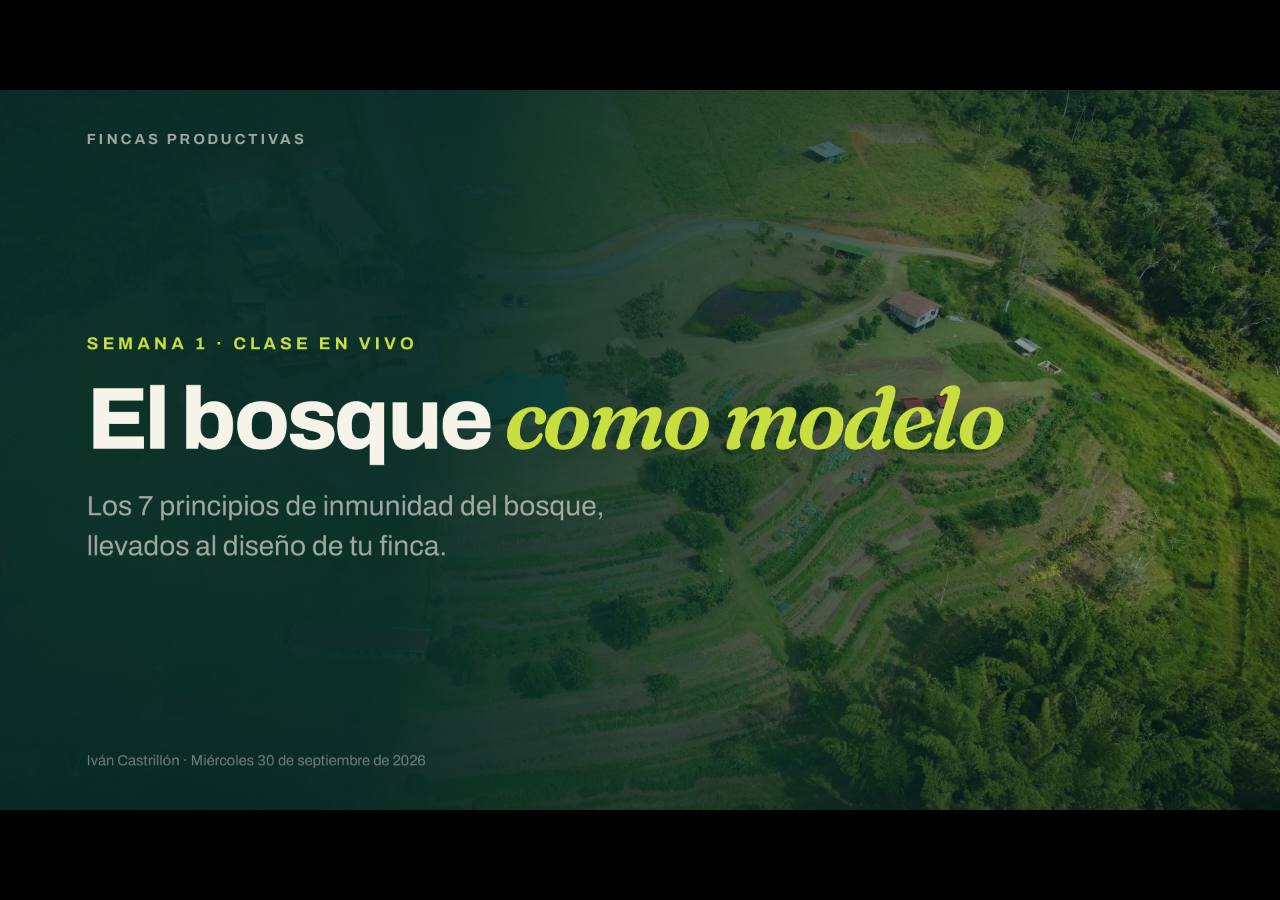
<file: index.html>
<!DOCTYPE html>
<html lang="es">
<head>
<meta charset="utf-8">
<meta name="viewport" content="width=device-width, initial-scale=1, viewport-fit=cover">
<title>Fincas Productivas · Semana 1 · El bosque como modelo</title>
<meta name="description" content="Los 7 principios de inmunidad del bosque, llevados al diseño de tu finca. La Huerta LAB.">
<link rel="stylesheet" href="assets/deck.css">

<!-- Estilos del Botón Fullscreen -->
<style>
  .btn-fullscreen {
    position: fixed;
    bottom: 20px;
    right: 20px;
    z-index: 9999;
    background: rgba(8, 46, 39, 0.85);
    color: #C9DE3F;
    border: 1px solid rgba(201, 222, 63, 0.4);
    border-radius: 50%;
    width: 48px;
    height: 48px;
    display: flex;
    align-items: center;
    justify-content: center;
    cursor: pointer;
    box-shadow: 0 4px 12px rgba(0,0,0,0.3);
    transition: transform 0.2s ease, background-color 0.2s ease, border-color 0.2s ease;
    backdrop-filter: blur(4px);
    outline: none;
  }

  .btn-fullscreen:hover {
    transform: scale(1.1);
    background: rgba(8, 46, 39, 1);
    border-color: #C9DE3F;
  }

  .btn-fullscreen:active {
    transform: scale(0.95);
  }
</style>
</head>
<body>

<deck-stage width="1920" height="1080">

<!-- ── 1 · Portada ──────────────────────────────────────────────────── -->
<section data-label="Portada">
  <div class="d">
    <div class="foto" style="background-image:url(assets/img/foto-01-portada.webp)"></div>
    <div class="velo izq"></div>
    <div class="viñeta"></div>
    <div class="pad">
      <div class="marca">
        <img src="https://assets.cdn.filesafe.space/IdRKxMkw62mZx47SMDaS/media/6aa46253f4e2fd8aa0ffbddd.png" alt="La Huerta LAB" onerror="this.remove()">
        <span>Fincas Productivas</span>
      </div>
      <p class="eyebrow" data-anim="sube">Semana 1 · Clase en vivo</p>
      <h1 data-anim="sube" style="--d:120ms">El bosque <em>como modelo</em></h1>
      <p class="lead ancho" data-anim="sube" style="--d:300ms">
        Los 7 principios de inmunidad del bosque, llevados al diseño de tu finca.
      </p>
    </div>
    <p class="fuente">Iván Castrillón · Miércoles 30 de septiembre de 2026</p>
  </div>
</section>

<!-- ── 2 · Agenda ───────────────────────────────────────────────────── -->
<section data-label="Hoy">
  <div class="d">
    <div class="pad">
      <p class="eyebrow" data-anim="sube">La ruta de esta noche</p>
      <h2 data-anim="sube" style="--d:120ms">Hoy</h2>
      <ul class="lista num">
        <li data-anim="sube" style="--d:280ms"><i>1</i>¿Quién está aquí?</li>
        <li data-anim="sube" style="--d:380ms"><i>2</i>El mundo que nos tocó</li>
        <li data-anim="sube" style="--d:480ms"><i>3</i>El método: los 7 principios de inmunidad del bosque</li>
        <li data-anim="sube" style="--d:580ms"><i>4</i>Tu primera tarea</li>
        <li data-anim="sube" style="--d:680ms"><i>5</i>Preguntas y casos</li>
      </ul>
    </div>
  </div>
</section>

<!-- ── 3 · Cómo funciona el curso ───────────────────────────────────── -->
<section data-label="Cómo funciona">
  <div class="d">
    <div class="pad">
      <p class="eyebrow" data-anim="sube">Las reglas del juego</p>
      <h2 data-anim="sube" style="--d:120ms">Cómo funciona <em>el curso</em></h2>
      <div class="tarjetas cuatro">
        <div class="tarjeta" data-anim="sube" style="--d:300ms">
          <b>Lunes</b><span>Videos pregrabados de la semana.</span>
        </div>
        <div class="tarjeta" data-anim="sube" style="--d:400ms">
          <b>Miércoles</b><span>En vivo de 6:00 a 8:00 p.m., hora Colombia.</span>
        </div>
        <div class="tarjeta" data-anim="sube" style="--d:500ms">
          <b>Cada semana</b><span>Una tarea aplicada a tu finca.</span>
        </div>
        <div class="tarjeta" data-anim="sube" style="--d:600ms">
          <b>Siempre</b><span>Todo queda grabado en Skool.</span>
        </div>
      </div>
      <p class="dato" data-anim="sube" style="--d:760ms;margin-top:44px;max-width:58ch">
        Incluye 12 meses de comunidad La Huerta LAB. Un acceso sirve para la
        pareja o la familia.
      </p>
    </div>
  </div>
</section>

<!-- ── 4 · Quién está aquí ──────────────────────────────────────────── -->
<section data-label="Quién está aquí">
  <div class="d">
    <div class="pad">
      <p class="eyebrow" data-anim="sube">Escribe en el chat</p>
      <h2 data-anim="sube" style="--d:120ms">¿Quién <em>está aquí?</em></h2>
      <ul class="lista" style="margin-top:38px;gap:18px">
        <li data-anim="sube" style="--d:280ms;font-size:36px"><i></i>País y ciudad</li>
        <li data-anim="sube" style="--d:360ms;font-size:36px"><i></i>¿Ya tienes finca o la estás buscando? ¿Cuántas hectáreas?</li>
        <li data-anim="sube" style="--d:440ms;font-size:36px"><i></i>¿Qué te trajo al curso?</li>
      </ul>
      <div class="tarjetas dos" style="margin-top:46px">
        <div class="tarjeta" data-anim="sube" style="--d:600ms">
          <b>Aún no compro</b>
          <span>«Llevo meses mirando predios y no quiero comprar mal.»</span>
        </div>
        <div class="tarjeta" data-anim="sube" style="--d:700ms">
          <b>Ya compré y estoy trancado</b>
          <span>«Tengo el terreno y no sé por dónde empezar.»</span>
        </div>
      </div>
    </div>
  </div>
</section>

<!-- ── 5 · Parte 1 ──────────────────────────────────────────────────── -->
<section data-label="Parte 1">
  <div class="d">
    <div class="curvas"><svg viewBox="0 0 1920 1080" preserveAspectRatio="none" aria-hidden="true">
      <g fill="none" stroke="#C9DE3F" stroke-width="2">
        <path d="M-100 820 Q 380 660 880 760 T 2020 640"/>
        <path d="M-100 900 Q 400 740 920 840 T 2020 730"/>
        <path d="M-100 980 Q 420 820 960 910 T 2020 820"/>
      </g>
    </svg></div>
    <div class="pad">
      <p class="eyebrow coral" data-anim="sube">Parte 1</p>
      <h1 data-anim="sube" style="--d:140ms">El mundo <em>que nos tocó</em></h1>
      <p class="lead ancho" data-anim="sube" style="--d:340ms">Bosques · Residuos · Calor · Campo</p>
    </div>
  </div>
</section>

<!-- ── 6 · Bosques · 46 % ───────────────────────────────────────────── -->
<section data-label="Bosques 46%">
  <div class="d">
    <div class="foto" style="background-image:url(assets/img/ia-06-tocones.webp)"></div>
    <div class="velo izq"></div>
    <div class="pad">
      <p class="eyebrow coral" data-anim="sube">Bosques</p>
      <div class="cifra coral" data-anim="zoom" style="--d:140ms">
        46 %
        <small style="max-width:30ch">de los árboles del planeta han desaparecido
        desde el inicio de la civilización.</small>
      </div>
      <p class="dato" data-anim="sube" style="--d:520ms;margin-top:44px;max-width:44ch">
        Y se siguen cortando más de 15 mil millones de árboles cada año.
      </p>
    </div>
    <p class="fuente">Crowther et al. (2015), <em>Mapping tree density at a global scale</em>, Nature 525. Alcance: mundial.</p>
  </div>
</section>

<!-- ── 7 · Bosques · 1/3 ────────────────────────────────────────────── -->
<section data-label="Bosques 1/3">
  <div class="d">
    <div class="foto" style="background-image:url(assets/img/ia-07-borde-bosque.webp)"></div>
    <div class="velo izq"></div>
    <div class="pad">
      <p class="eyebrow coral" data-anim="sube">Bosques</p>
      <div class="cifra coral" data-anim="zoom" style="--d:140ms">
        1/3
        <small style="max-width:30ch">de la superficie de bosques del mundo se perdió
        desde la última glaciación.</small>
      </div>
      <p class="dato" data-anim="sube" style="--d:520ms;margin-top:44px;max-width:48ch">
        La mitad de esa pérdida ocurrió en el último siglo. Lo que tardó 10.000
        años en la primera mitad, lo hicimos en 100.
      </p>
    </div>
    <p class="fuente">Our World in Data (Ritchie, 2021), con base en FAO. Alcance: mundial, desde hace ~10.000 años.</p>
  </div>
</section>

<!-- ── 8 · Bosques · Colombia ───────────────────────────────────────── -->
<section data-label="Bosques Colombia">
  <div class="d">
    <div class="foto" style="background-image:url(assets/img/ia-08-ladera-quemada.webp)"></div>
    <div class="velo izq"></div>
    <div class="pad">
      <p class="eyebrow coral" data-anim="sube">Bosques · Colombia</p>
      <div class="cifra coral" data-anim="zoom" style="--d:140ms">
        119.483 ha
        <small style="max-width:32ch">de bosque perdidas en Colombia en 2025,
        5,2 % más que en 2024.</small>
      </div>
      <p class="dato" data-anim="sube" style="--d:520ms;margin-top:44px;max-width:48ch">
        El motor principal hoy es la praderización para ganadería y la
        colonización de tierras.
      </p>
    </div>
    <p class="fuente">IDEAM, Sistema de Monitoreo de Bosques y Carbono, cifra anual 2025 (publicada el 31 de julio de 2026). Alcance: nacional.</p>
  </div>
</section>

<!-- ── 9 · Residuos ─────────────────────────────────────────────────── -->
<section data-label="Residuos">
  <div class="d">
    <div class="foto" style="background-image:url(assets/img/ia-09-residuos.webp)"></div>
    <div class="velo izq"></div>
    <div class="pad">
      <p class="eyebrow coral" data-anim="sube">Residuos</p>
      <div class="fila" style="margin-top:34px">
        <div class="ng coral" data-anim="izq" style="--d:180ms">
          <b>2.100</b><span>millones de toneladas · 2023</span>
        </div>
        <span class="flecha" data-anim="zoom" style="--d:420ms">&rarr;</span>
        <div class="ng coral" data-anim="der" style="--d:560ms">
          <b>3.800</b><span>millones de toneladas · 2050, proyección</span>
        </div>
      </div>
      <p class="dato" data-anim="sube" style="--d:780ms;margin-top:52px;max-width:46ch">
        de residuos sólidos municipales al año. Casi el doble en una generación.
      </p>
    </div>
    <p class="fuente">PNUMA, Global Waste Management Outlook 2024. Alcance: mundial, residuos sólidos municipales.</p>
  </div>
</section>

<!-- ── 10 · Residuos · comida ───────────────────────────────────────── -->
<section data-label="Comida a la basura">
  <div class="d">
    <div class="foto" style="background-image:url(assets/img/ia-10-verduras-descartadas.webp)"></div>
    <div class="velo izq"></div>
    <div class="pad">
      <p class="eyebrow coral" data-anim="sube">Residuos · Comida</p>
      <div class="cifra coral" data-anim="zoom" style="--d:140ms">
        19 %
        <small style="max-width:32ch">de la comida disponible para el consumidor se
        desperdició en 2022: 1.050 millones de toneladas.</small>
      </div>
      <p class="dato" data-anim="sube" style="--d:520ms;margin-top:44px;max-width:50ch">
        La pérdida y el desperdicio de alimentos generan entre 8 % y 10 % de las
        emisiones de gases de efecto invernadero del mundo.
      </p>
    </div>
    <p class="fuente">PNUMA, Food Waste Index Report 2024. Alcance: mundial; hogares, servicios de comida y comercio.</p>
  </div>
</section>

<!-- ── 11 · Calor ───────────────────────────────────────────────────── -->
<section data-label="Calor">
  <div class="d">
    <div class="foto" style="background-image:url(assets/img/ia-11-sequia.webp)"></div>
    <div class="velo full"></div>
    <div class="pad">
      <p class="eyebrow coral" data-anim="sube">Calor</p>
      <h2 data-anim="sube" style="--d:120ms;max-width:20ch">El clima <em>ya cambió</em></h2>
      <div class="tarjetas tres">
        <div class="tarjeta" data-anim="sube" style="--d:320ms">
          <b style="color:var(--coral)">+1,60 °C</b>
          <span><strong>2024.</strong> El año más caliente registrado.</span>
        </div>
        <div class="tarjeta" data-anim="sube" style="--d:440ms">
          <b style="color:var(--coral)">+1,47 °C</b>
          <span><strong>2025.</strong> El tercero más caliente.</span>
        </div>
        <div class="tarjeta" data-anim="sube" style="--d:560ms">
          <b style="color:var(--coral)">&gt; 1,5 °C</b>
          <span><strong>2023–2025.</strong> Primer periodo de tres años por encima de 1,5 en promedio.</span>
        </div>
      </div>
      <p class="dato" data-anim="sube" style="--d:720ms;margin-top:42px;max-width:64ch;font-size:30px">
        Frente al nivel preindustrial (1850–1900). El calentamiento de largo plazo
        va en torno a +1,4 °C; la meta de París se mide en décadas.
      </p>
    </div>
    <p class="fuente">Copernicus C3S / ECMWF, Global Climate Highlights 2025 (enero de 2026), datos ERA5. Alcance: mundial.</p>
  </div>
</section>

<!-- ── 12 · Campo · Colombia ────────────────────────────────────────── -->
<section data-label="Pobreza rural">
  <div class="d">
    <div class="foto" style="background-image:url(assets/img/ia-12-agua-rural.webp)"></div>
    <div class="velo full"></div>
    <div class="pad">
      <p class="eyebrow coral" data-anim="sube">Campo · Colombia</p>
      <div class="cifras dos" style="margin-top:36px">
        <div class="ng coral" data-anim="sube" style="--d:200ms">
          <b>22,4 %</b><span>en el campo</span>
        </div>
        <div class="ng" data-anim="sube" style="--d:340ms">
          <b style="color:var(--suave)">6,3 %</b><span>en las cabeceras</span>
        </div>
      </div>
      <p class="dato" data-anim="sube" style="--d:540ms;margin-top:48px;max-width:46ch">
        de las personas viven en pobreza multidimensional. En el campo es
        <strong>3,6 veces más.</strong>
      </p>
      <p class="dato" data-anim="sube" style="--d:680ms;margin-top:22px;max-width:52ch;font-size:30px">
        Y el 30,7 % de los hogares rurales no tiene una fuente de agua mejorada.
      </p>
    </div>
    <p class="fuente">DANE, Pobreza multidimensional 2025 (abril de 2026). Alcance: nacional, sin la ruralidad de Amazonía–Orinoquía.</p>
  </div>
</section>

<!-- ── 13 · Parte 2 ─────────────────────────────────────────────────── -->
<section data-label="Parte 2">
  <div class="d">
    <div class="foto" style="background-image:url(assets/img/ia-13-autopista.webp)"></div>
    <div class="velo izq"></div>
    <div class="pad">
      <p class="eyebrow coral" data-anim="sube">Parte 2</p>
      <h1 data-anim="sube" style="--d:140ms">La vida <em>que nos tocó</em></h1>
      <p class="lead ancho" data-anim="sube" style="--d:340ms">Campo vacío · Comida · Estrés</p>
    </div>
  </div>
</section>

<!-- ── 14 · Campo vacío ─────────────────────────────────────────────── -->
<section data-label="Campo vacío">
  <div class="d">
    <div class="foto" style="background-image:url(assets/img/ia-14-casa-cerrada.webp)"></div>
    <div class="velo full"></div>
    <div class="pad">
      <p class="eyebrow coral" data-anim="sube">Campo vacío · Colombia</p>
      <h3 data-anim="sube" style="--d:120ms;max-width:30ch">
        De cada 10 colombianos, 7 vivían en el campo. <em>Hoy, poco más de 2.</em>
      </h3>
      <div class="lamina" data-anim="revela" style="--d:420ms;width:1400px;margin:48px auto 0">
        <img src="assets/img/campo-vacio.webp" alt="De cada 10 colombianos, 7 vivían en el campo en 1938; hoy poco más de 2">
      </div>
    </div>
    <p class="fuente">DANE, citado por AgroNET – Ministerio de Agricultura (octubre de 2025). Alcance: nacional.</p>
  </div>
</section>

<!-- ── 15 · Comida · ALC ────────────────────────────────────────────── -->
<section data-label="Dieta saludable">
  <div class="d">
    <div class="foto" style="background-image:url(assets/img/ia-15-supermercado.webp)"></div>
    <div class="velo izq"></div>
    <div class="pad">
      <p class="eyebrow coral" data-anim="sube">Comida · América Latina y el Caribe</p>
      <div class="cifra coral" data-anim="zoom" style="--d:140ms">
        27,4 %
        <small style="max-width:32ch">de la población no pudo pagar una dieta
        saludable en 2024: 181,9 millones de personas.</small>
      </div>
      <p class="dato" data-anim="sube" style="--d:520ms;margin-top:44px;max-width:48ch">
        El hambre viene bajando, pero comer bien sigue siendo caro y la obesidad
        sigue subiendo.
      </p>
    </div>
    <p class="fuente">FAO, FIDA, OPS, PMA y UNICEF, Panorama Regional de la Seguridad Alimentaria y la Nutrición 2025 (febrero de 2026). Alcance: ALC.</p>
  </div>
</section>

<!-- ── 16 · Ultraprocesados ─────────────────────────────────────────── -->
<section data-label="Lo que comemos">
  <div class="d">
    <div class="foto" style="background-image:url(assets/img/ia-16-ultraprocesados.webp)"></div>
    <div class="velo izq"></div>
    <div class="pad">
      <p class="eyebrow coral" data-anim="sube">Lo que comemos</p>
      <div class="cifra coral" data-anim="zoom" style="--d:140ms">
        104
        <small style="max-width:34ch">estudios revisados en The Lancet asocian los
        ultraprocesados con diabetes tipo 2, obesidad, enfermedades del corazón
        y depresión.</small>
      </div>
      <p class="dato" data-anim="sube" style="--d:520ms;margin-top:40px;max-width:48ch">
        Están desplazando las comidas de siempre, las que se cocinaban con
        alimentos frescos.
      </p>
    </div>
    <p class="fuente">Monteiro et al. (2025), The Lancet, serie Ultra-Processed Foods and Human Health. Alcance: mundial.</p>
  </div>
</section>

<!-- ── 17 · Estrés ──────────────────────────────────────────────────── -->
<section data-label="Estrés">
  <div class="d">
    <div class="foto" style="background-image:url(assets/img/ia-17-estres.webp)"></div>
    <div class="velo izq"></div>
    <div class="pad">
      <p class="eyebrow coral" data-anim="sube">Estrés</p>
      <div class="cifra coral" data-anim="zoom" style="--d:140ms">
        40 %
        <small style="max-width:30ch">de los empleados del mundo reportan estrés
        durante buena parte del día.</small>
      </div>
      <p class="dato" data-anim="sube" style="--d:520ms;margin-top:44px;max-width:44ch">
        Tráfico, pantalla, horarios. El estrés se volvió estilo de vida.
      </p>
    </div>
    <p class="fuente">Gallup, State of the Global Workplace 2026 (datos de 2025). Alcance: mundial, personas empleadas.</p>
  </div>
</section>

<!-- ── 18 · La soledad del que lo intenta ───────────────────────────── -->
<section data-label="Nadie cree">
  <div class="d">
    <div class="foto" style="background-image:url(assets/img/foto-18-nadie-cree.webp)"></div>
    <div class="velo izq"></div>
    <div class="pad">
      <p class="eyebrow" data-anim="sube">Campo</p>
      <h2 data-anim="sube" style="--d:140ms;max-width:26ch">
        Y en tu zona nadie cree que se pueda producir <em>sin químicos.</em>
      </h2>
      <p class="lead ancho" data-anim="sube" style="--d:420ms">
        A veces ni el contratista que te trabaja.
      </p>
    </div>
  </div>
</section>

<!-- ── 19 · La promesa ──────────────────────────────────────────────── -->
<section data-label="Vivir del campo" class="coral-full">
  <div class="d">
    <div class="pad">
      <h1 data-anim="sube" style="max-width:20ch">Vivir en el campo.<br>Vivir del campo.</h1>
      <p class="lead ancho" data-anim="sube" style="--d:280ms">
        Comida sana para tu familia, otro ritmo de vida y una finca que deje de
        costar plata.
      </p>
    </div>
  </div>
</section>

<!-- ── 20 · Todo tiene una causa ────────────────────────────────────── -->
<section data-label="Algo en común">
  <div class="d">
    <div class="pad">
      <div class="chips">
        <span class="chip" data-anim="sube" style="--d:60ms">Bosques</span>
        <span class="chip" data-anim="sube" style="--d:140ms">Residuos</span>
        <span class="chip" data-anim="sube" style="--d:220ms">Calor</span>
        <span class="chip" data-anim="sube" style="--d:300ms">Campo</span>
        <span class="chip" data-anim="sube" style="--d:380ms">Comida</span>
        <span class="chip" data-anim="sube" style="--d:460ms">Estrés</span>
      </div>
      <h2 data-anim="sube" style="--d:620ms;max-width:24ch">
        Todo esto tiene algo en común: <em>la forma en que producimos comida.</em>
      </h2>
    </div>
  </div>
</section>

<!-- ── 21 · La pregunta ─────────────────────────────────────────────── -->
<section data-label="La pregunta">
  <div class="d">
    <div class="foto" style="background-image:url(assets/img/foto-21-bosque.webp)"></div>
    <div class="velo izq"></div>
    
    <div class="pad">
      <h3 data-anim="sube" style="max-width:30ch">
        Hay un sistema que lleva millones de años sin ninguno de los cuatro.
      </h3>
      <p class="dato" data-anim="sube" style="--d:340ms;margin-top:34px;max-width:44ch">
        Nadie lo fertiliza. Nadie lo fumiga. No bota basura.
      </p>
      <h2 data-anim="sube" style="--d:640ms;margin-top:56px;max-width:22ch">
        <em>¿Qué hace el bosque que nosotros no?</em>
      </h2>
    </div>
  </div>
</section>

<!-- ── 22 · Parte 3 ─────────────────────────────────────────────────── -->
<section data-label="Parte 3">
  <div class="d">
    <div class="foto" style="background-image:url(assets/img/foto-22-el-metodo.webp)"></div>
    <div class="velo izq"></div>
    <div class="pad">
      <p class="eyebrow" data-anim="sube">Parte 3</p>
      <h1 data-anim="sube" style="--d:140ms">El método</h1>
      <p class="lead ancho" data-anim="sube" style="--d:340ms">
        Los 7 principios de inmunidad del bosque.
      </p>
    </div>
  </div>
</section>

<!-- ── 23 · La paradoja del bosque ──────────────────────────────────── -->
<section data-label="La paradoja">
  <div class="d">
    <div class="pad">
      <p class="eyebrow" data-anim="sube">La paradoja del bosque</p>
      <div class="lamina" data-anim="zoom" style="--d:220ms;width:1240px;margin:10px auto 0">
        <img src="assets/img/paradoja-del-bosque.webp" alt="Cero trabajadores, cero facturas de insumos y cero jefes de producción dan la máxima biomasa por hectárea">
      </div>
    </div>
  </div>
</section>

<!-- ── 24 · La falla del modelo convencional ────────────────────────── -->
<section data-label="La falla del modelo">
  <div class="d">
    <div class="pad">
      <p class="eyebrow coral" data-anim="sube">La falla del modelo convencional</p>
      <div class="lamina" data-anim="zoom" style="--d:220ms;width:1100px;margin:6px auto 0">
        <img src="assets/img/falla-modelo-convencional.webp" alt="Comparación entre agricultura química y el modelo del bosque en flujo, defensa y valor">
      </div>
    </div>
  </div>
</section>

<!-- ── 25 · Los 7 principios ────────────────────────────────────────── -->
<section data-label="Los 7 principios">
  <div class="d">
    <div class="pad">
      <p class="eyebrow" data-anim="sube">El método completo</p>
      <h2 data-anim="sube" style="--d:120ms">Los 7 principios de <em>inmunidad del bosque</em></h2>
      <div class="siete">
        <div class="tarjeta" data-anim="sube" style="--d:280ms"><em>1</em><b>Microclima</b><span>Siembra tu propio clima</span></div>
        <div class="tarjeta" data-anim="sube" style="--d:340ms"><em>2</em><b>Microorganismos</b><span>El bosque es el donante</span></div>
        <div class="tarjeta" data-anim="sube" style="--d:400ms"><em>3</em><b>Reciclaje de nutrientes</b><span>No nutrimos plantas: nutrimos suelo</span></div>
        <div class="tarjeta" data-anim="sube" style="--d:460ms"><em>4</em><b>Diversidad</b><span>Qué sembrar, cuánto y cada cuándo</span></div>
        <div class="tarjeta" data-anim="sube" style="--d:520ms"><em>5</em><b>Agua</b><span>Las plantas beben, no comen</span></div>
        <div class="tarjeta" data-anim="sube" style="--d:580ms"><em>6</em><b>Energía</b><span>Cada vuelta que da la energía es plata que no sale</span></div>
        <div class="tarjeta" data-anim="sube" style="--d:640ms"><em>7</em><b>Descanso</b><span>Parar a tiempo también es producir</span></div>
        <div class="nota" data-anim="sube" style="--d:700ms">Un principio por semana, de la 2 a la 8. Cada estación de La Huerta es uno de estos principios.</div>
      </div>
    </div>
  </div>
</section>

<!-- ── 26 · Principio 1 · Microclima ────────────────────────────────── -->
<section data-label="Microclima">
  <div class="d">
    <div class="foto" style="background-image:url(assets/img/foto-26-microclima.webp)"></div>
    <div class="velo full"></div>
    <p class="paso">Principio 1 · 7</p>
    <div class="pad">
      <p class="eyebrow" data-anim="sube">Principio 1 · Microclima</p>
      <h2 data-anim="sube" style="--d:120ms">Siembra <em>tu propio clima</em></h2>
      <div class="fila" style="margin-top:50px;align-items:stretch;gap:28px">
        <div class="tarjeta" data-anim="sube" style="--d:320ms;flex:1">
          <b>Clima</b><span>Lo que la agricultura industrial le hizo al planeta.</span>
        </div>
        <span class="flecha" data-anim="zoom" style="--d:420ms;font-size:58px;align-self:center">&rarr;</span>
        <div class="tarjeta" data-anim="sube" style="--d:480ms;flex:1">
          <b>Microclima</b><span>Árboles y vegetación en varios estratos dentro de tu predio.</span>
        </div>
        <span class="flecha" data-anim="zoom" style="--d:580ms;font-size:58px;align-self:center">&rarr;</span>
        <div class="tarjeta" data-anim="sube" style="--d:640ms;flex:1">
          <b>Mercado</b><span>A quién le vendes, y qué tan cerca.</span>
        </div>
      </div>
      <p class="dato" data-anim="sube" style="--d:800ms;margin-top:44px;max-width:62ch">
        Un solo principio: del clima del planeta al clima de tu lote, y de ahí a
        tu comprador. Lo vemos completo la próxima semana.
      </p>
    </div>
  </div>
</section>

<!-- ── 27 · Cortar la cadena ────────────────────────────────────────── -->
<section data-label="Cortar la cadena">
  <div class="d">
    <p class="paso">Principio 1 · 7</p>
    <div class="pad">
      <p class="eyebrow" data-anim="sube">Principio 1 · Microclima</p>
      <h3 data-anim="sube" style="--d:120ms">Cortar <em>la cadena</em></h3>
      <div class="lamina" data-anim="revela" style="--d:380ms;width:1520px;margin:38px auto 0">
        <img src="assets/img/cadena-corta.webp" alt="Cadena larga con intermediarios frente a cadena corta: la finca vende a familias, restaurantes, turismo, mercados campesinos y autoconsumo">
      </div>
      <p class="pie" data-anim="sube" style="--d:700ms;text-align:center;max-width:none">
        El bosque no paga fletes ni comisiones: su valor se queda donde se produce.
      </p>
    </div>
  </div>
</section>

<!-- ── 28 · Principio 2 · Microorganismos ───────────────────────────── -->
<section data-label="Microorganismos">
  <div class="d">
    <div class="foto" style="background-image:url(assets/img/foto-28-mantillo.webp)"></div>
    <div class="velo full"></div>
    <p class="paso">Principio 2 · 7</p>
    <div class="pad">
      <p class="eyebrow" data-anim="sube">Principio 2 · Microorganismos</p>
      <h3 data-anim="sube" style="--d:120ms">El bosque <em>es el donante</em></h3>
      <div class="lamina" data-anim="zoom" style="--d:380ms;width:1400px;margin:34px auto 0">
        <img src="assets/img/microorganismos-donante.webp" alt="Raíces y microbiota del suelo como fábricas: bioles, bocashi y compost, caldos microbianos y control biológico">
      </div>
      <p class="pie" data-anim="sube" style="--d:700ms;text-align:center;max-width:none">
        Pagar por insumos es pagar por una función que la vida de tu suelo puede hacer gratis.
      </p>
    </div>
  </div>
</section>

<!-- ── Principio 3 · la tabla completa ──────────────────────────────── -->
<section data-label="La tabla completa">
  <div class="d">
    <div class="foto" style="background-image:url(assets/img/foto-29-tabla-periodica.webp)"></div>
    <div class="velo" style="background:linear-gradient(100deg,rgba(8,46,39,.96) 25%,rgba(8,46,39,.58) 50%,rgba(8,46,39,.1))"></div>
    <p class="paso">Principio 3 · 7</p>
    <div class="pad">
      <p class="eyebrow" data-anim="sube">Principio 3 · Reciclaje de nutrientes</p>
      <h2 data-anim="sube" style="--d:140ms;max-width:15ch">La planta no come <em>tres elementos</em></h2>
      <p class="lead ancho" data-anim="sube" style="--d:360ms">La tabla completa está en el suelo del bosque.</p>
    </div>
  </div>
</section>

<!-- ── 29 · Principio 3 · Reciclaje de nutrientes ───────────────────── -->
<section data-label="Reciclaje de nutrientes">
  <div class="d">
    <p class="paso">Principio 3 · 7</p>
    <div class="pad">
      <p class="eyebrow" data-anim="sube">Principio 3 · Reciclaje de nutrientes</p>
      <h3 data-anim="sube" style="--d:120ms">No nutrimos plantas: <em>nutrimos suelo</em></h3>
      <div class="cifras tres">
        <div class="ng coral" data-anim="sube" style="--d:340ms">
          <b>3</b><span>elementos en los que se enfocó la agricultura química: N, P y K.</span>
        </div>
        <div class="ng" data-anim="sube" style="--d:460ms">
          <b>17</b><span>elementos esenciales para la planta: C, H, O y 14 nutrientes minerales.</span>
        </div>
        <div class="ng" data-anim="sube" style="--d:580ms">
          <b>~60</b><span>elementos se detectan en el cuerpo humano; unos 25 son esenciales.</span>
        </div>
      </div>
      <p class="dato" data-anim="sube" style="--d:740ms;margin-top:46px;max-width:74ch;font-size:30px">
        Materia orgánica, microorganismos y minerales: la planta pide, el suelo
        entrega. Las harinas de roca liberan potasio, calcio, magnesio y silicio
        despacio, y funcionan mejor en suelos tropicales lavados.
      </p>
    </div>
    <p class="fuente">Marschner's Mineral Nutrition of Plants, 4.ª ed. (2023) · Frontiers in Chemistry, editorial sobre elementos traza (2022) · Swoboda et al. (2022), Sci. Total Environ. 807, revisión de 48 ensayos.</p>
  </div>
</section>

<!-- ── 30 · Trofobiosis ─────────────────────────────────────────────── -->
<section data-label="Trofobiosis">
  <div class="d">
    <div class="foto" style="background-image:url(assets/img/foto-30-hoja.webp)"></div>
    <div class="velo full"></div>
    <p class="paso">Principio 3 · 7</p>
    <div class="pad">
      <p class="eyebrow" data-anim="sube">Principio 3 · Trofobiosis</p>
      <h3 data-anim="sube" style="--d:120ms;max-width:28ch">
        Sobre una planta equilibrada, <em>la plaga muere de hambre.</em>
      </h3>
      <div class="tarjetas dos">
        <div class="tarjeta" data-anim="izq" style="--d:380ms">
          <b>Planta en síntesis</b>
          <span>Nutrición completa y equilibrada. Fabrica proteínas; casi no le
          quedan azúcares ni aminoácidos libres en la savia.</span>
        </div>
        <div class="tarjeta" data-anim="der" style="--d:480ms">
          <b style="color:var(--coral)">Planta en lisis</b>
          <span>Abonos solubles, agrotóxicos, suelo pobre o compactado. La savia
          se llena de azúcares y aminoácidos libres: comida fácil para insectos
          y hongos.</span>
        </div>
      </div>
      <p class="dato" data-anim="sube" style="--d:660ms;margin-top:40px;max-width:70ch;font-size:30px">
        Por eso el químico crea el círculo vicioso: cada aplicación debilita la
        planta y llama a la siguiente plaga.
      </p>
    </div>
    <p class="fuente">Francis Chaboussou (1985), Healthy Crops: A New Agricultural Revolution; ed. en español divulgada por Jairo Restrepo. Teoría con respaldo parcial en la literatura.</p>
  </div>
</section>

<!-- ── 31 · Principio 4 · Diversidad ────────────────────────────────── -->
<section data-label="Diversidad">
  <div class="d">
    <div class="foto" style="background-image:url(assets/img/foto-31-policultivo.webp)"></div>
    <div class="velo full"></div>
    <p class="paso">Principio 4 · 7</p>
    <div class="pad">
      <p class="eyebrow" data-anim="sube">Principio 4 · Diversidad</p>
      <h3 data-anim="sube" style="--d:120ms">Qué sembrar, <em>cuánto y cada cuándo</em></h3>
      <div class="lamina" data-anim="zoom" style="--d:380ms;width:1240px;margin:34px auto 0">
        <img src="assets/img/diversidad-estratos.webp" alt="Árbol, frutal y hortalizas en estratos con raíces a distintas profundidades: el policultivo produce más que el monocultivo">
      </div>
    </div>
  </div>
</section>

<!-- ── 32 · Diversidad y venta directa ──────────────────────────────── -->
<section data-label="Venta directa y diversidad">
  <div class="d">
    <div class="foto" style="background-image:url(assets/img/foto-32-canasta.webp)"></div>
    <div class="velo full"></div>
    <p class="paso">Principio 4 · 7</p>
    <div class="pad">
      <p class="eyebrow" data-anim="sube">Principio 4 · Diversidad</p>
      <h3 data-anim="sube" style="--d:120ms">La venta directa <em>exige diversidad</em></h3>
      <div class="lamina" data-anim="zoom" style="--d:380ms;width:1300px;margin:30px auto 0">
        <img src="assets/img/venta-directa-diversidad.webp" alt="Engranajes de venta directa y diversidad biológica: la lealtad del cliente exige una oferta variada y constante">
      </div>
    </div>
  </div>
</section>

<!-- ── 33 · Principio 5 · Agua ──────────────────────────────────────── -->
<section data-label="Agua">
  <div class="d">
    <div class="foto" style="background-image:url(assets/img/foto-33-quebrada.webp)"></div>
    <div class="velo full"></div>
    <p class="paso">Principio 5 · 7</p>
    <div class="pad">
      <p class="eyebrow" data-anim="sube">Principio 5 · Agua</p>
      <h3 data-anim="sube" style="--d:120ms">Las plantas <em>beben, no comen</em></h3>
      <div class="fila" style="margin-top:34px;justify-content:center;align-items:flex-start;gap:60px">
        <div data-anim="izq" style="--d:380ms;width:600px">
          <p class="rotulo coral">Suelo desnudo: el agua se va</p>
          <div class="lamina"><img src="assets/img/suelo-desnudo.webp" alt="Suelo desnudo y compactado donde la lluvia escurre"></div>
        </div>
        <div data-anim="der" style="--d:500ms;width:645px">
          <p class="rotulo">Suelo esponja: el agua se queda</p>
          <div class="lamina"><img src="assets/img/suelo-esponja.webp" alt="Suelo con cobertura y raíces donde el agua infiltra hasta la capa freática"></div>
        </div>
      </div>
      <p class="pie" data-anim="sube" style="--d:700ms;text-align:center;max-width:none">
        Curvas de nivel, key point, terrazas y zanjas de infiltración: que el agua que cae se quede en tu lote.
      </p>
    </div>
  </div>
</section>

<!-- ── 34 · Agua · los números ──────────────────────────────────────── -->
<section data-label="Agua en números">
  <div class="d">
    <div class="foto" style="background-image:url(assets/img/foto-34-reservorio.webp)"></div>
    <div class="velo" style="background:rgba(8,46,39,.88)"></div>
    <p class="paso">Principio 5 · 7</p>
    <div class="pad">
      <p class="eyebrow" data-anim="sube">Principio 5 · Agua</p>
      <h3 data-anim="sube" style="--d:120ms">Lo que dicen <em>los números</em></h3>
      <div class="cifras tres">
        <div class="ng" data-anim="sube" style="--d:340ms">
          <b>+59 %</b><span>de infiltración al meter perennes: árboles, pastos, agroforestería.</span>
        </div>
        <div class="ng" data-anim="sube" style="--d:460ms">
          <b>+35 %</b><span>de infiltración con cultivos de cobertura.</span>
        </div>
        <div class="ng" data-anim="sube" style="--d:580ms">
          <b>1,16 mm</b><span>más de agua disponible por cada 100 mm de suelo, por cada 1 % más de carbono orgánico.</span>
        </div>
      </div>
      <p class="dato" data-anim="sube" style="--d:740ms;margin-top:46px;max-width:72ch;font-size:30px">
        La materia orgánica sola retiene menos de lo que se dice. El efecto grande
        está en la cobertura y las raíces vivas: el agua entra y se queda en tu lote.
      </p>
    </div>
    <p class="fuente">Basche &amp; DeLonge (2019), PLOS ONE, metaanálisis de 89 estudios · Minasny &amp; McBratney (2018), Eur. J. Soil Sci. 69, metaanálisis de 60 estudios. Alcance: mundial.</p>
  </div>
</section>

<!-- ── 35 · Principio 6 · Energía ───────────────────────────────────── -->
<section data-label="Energía">
  <div class="d">
    <div class="foto" style="background-image:url(assets/img/foto-35-sol.webp)"></div>
    <div class="velo full"></div>
    <p class="paso">Principio 6 · 7</p>
    <div class="pad">
      <p class="eyebrow" data-anim="sube">Principio 6 · Energía</p>
      <h3 data-anim="sube" style="--d:120ms;max-width:30ch">
        Cada vuelta que da la energía <em>es plata que no sale</em>
      </h3>
      <div class="lamina" data-anim="zoom" style="--d:380ms;width:1360px;margin:30px auto 0">
        <img src="assets/img/ciclo-energia.webp" alt="Ciclo: los pastos capturan el sol, los animales concentran la energía, generan proteína y el estiércol vuelve como fertilizante">
      </div>
    </div>
  </div>
</section>

<!-- ── 36 · Principio 7 · Descanso ──────────────────────────────────── -->
<section data-label="Descanso">
  <div class="d">
    <div class="foto" style="background-image:url(assets/img/foto-36-ovejas.webp)"></div>
    <div class="velo full"></div>
    <p class="paso">Principio 7 · 7</p>
    <div class="pad">
      <p class="eyebrow" data-anim="sube">Principio 7 · Descanso</p>
      <h3 data-anim="sube" style="--d:120ms">Parar a tiempo <em>también es producir</em></h3>
      <div class="dos-col izq-corta">
        <div class="lamina" data-anim="izq" style="--d:380ms">
          <img src="assets/img/descanso-rotacion.webp" alt="Reloj de pastoreo y descanso, sucesión de cultivos y vegetación espontánea">
        </div>
        <div>
          <div class="tarjeta" data-anim="der" style="--d:440ms;margin-bottom:22px">
            <b>Pastoreo Racional Voisin</b>
            <span>El animal entra cuando el pasto está en su punto y sale antes de agotarlo.</span>
          </div>
          <div class="tarjeta" data-anim="der" style="--d:540ms;margin-bottom:22px">
            <b>Rotación de familias botánicas</b>
            <span>Solanáceas, leguminosas que fijan nitrógeno, cereales que aportan carbono.</span>
          </div>
          <div class="tarjeta" data-anim="der" style="--d:640ms">
            <b>Descanso biológico</b>
            <span>Vegetación espontánea que regenera el suelo sin maquinaria.</span>
          </div>
        </div>
      </div>
    </div>
  </div>
</section>

<!-- ── 37 · Los siete juntos ────────────────────────────────────────── -->
<section data-label="Un solo sistema">
  <div class="d">
    <div class="pad">
      <div class="dos-col izq-corta" style="margin-top:0;grid-template-columns:1fr 1.35fr">
        <div>
          <p class="eyebrow" data-anim="sube">Los 7 principios juntos</p>
          <h2 data-anim="sube" style="--d:140ms">Un solo <em>sistema</em></h2>
          <p class="lead" data-anim="sube" style="--d:360ms">
            No son recetas sueltas. El bosque las tiene funcionando juntas desde
            hace millones de años.
          </p>
        </div>
        <div class="lamina" data-anim="zoom" style="--d:480ms">
          <img src="assets/img/siete-principios-ciclo.webp" alt="Los 7 principios de inmunidad del bosque conectados en un ciclo alrededor de tu finca">
        </div>
      </div>
    </div>
  </div>
</section>

<!-- ── 38 · Pilares y principios ────────────────────────────────────── -->
<section data-label="Pilares y principios">
  <div class="d">
    <div class="pad">
      <p class="eyebrow" data-anim="sube">Los 5 pilares de una finca sin improvisar</p>
      <h3 data-anim="sube" style="--d:120ms">Los pilares son la decisión. <em>Los principios son el método.</em></h3>
      <div class="tabla">
        <div class="enc" data-anim="sube" style="--d:300ms"><span>Pilar (masterclass)</span><span>Sale de estos principios</span></div>
        <div data-anim="sube" style="--d:360ms"><span>Venta directa al consumidor final</span><span>Microclima</span></div>
        <div data-anim="sube" style="--d:430ms"><span>Policultivo</span><span>Diversidad</span></div>
        <div data-anim="sube" style="--d:500ms"><span>Integración pecuaria</span><span>Energía · Descanso</span></div>
        <div data-anim="sube" style="--d:570ms"><span>Autoproducción de insumos a partir del estiércol</span><span>Microorganismos · Reciclaje de nutrientes</span></div>
        <div data-anim="sube" style="--d:640ms"><span>Manejo del agua</span><span>Agua</span></div>
      </div>
    </div>
  </div>
</section>

<!-- ── 39 · Las 8 semanas ───────────────────────────────────────────── -->
<section data-label="Las 8 semanas">
  <div class="d">
    <div class="pad">
      <p class="eyebrow" data-anim="sube">El recorrido completo</p>
      <h2 data-anim="sube" style="--d:120ms">Las <em>8 semanas</em></h2>
      <div class="tarjetas cuatro" style="margin-top:46px">
        <div class="tarjeta viva" data-anim="sube" style="--d:280ms"><b>Semana 1</b><span>30 sep · El bosque como modelo</span></div>
        <div class="tarjeta" data-anim="sube" style="--d:340ms"><b>Semana 2</b><span>7 oct · Microclima</span></div>
        <div class="tarjeta" data-anim="sube" style="--d:400ms"><b>Semana 3</b><span>14 oct · Microorganismos</span></div>
        <div class="tarjeta" data-anim="sube" style="--d:460ms"><b>Semana 4</b><span>21 oct · Reciclaje de nutrientes</span></div>
      </div>
      <div class="tarjetas cuatro" style="margin-top:20px">
        <div class="tarjeta" data-anim="sube" style="--d:520ms"><b>Semana 5</b><span>28 oct · Diversidad</span></div>
        <div class="tarjeta" data-anim="sube" style="--d:580ms"><b>Semana 6</b><span>4 nov · Agua</span></div>
        <div class="tarjeta" data-anim="sube" style="--d:640ms"><b>Semana 7</b><span>11 nov · Energía</span></div>
        <div class="tarjeta" data-anim="sube" style="--d:700ms"><b>Semana 8</b><span>18 nov · Descanso y cierre</span></div>
      </div>
      <p class="dato" data-anim="sube" style="--d:840ms;margin-top:40px;font-size:30px;max-width:70ch">
        Miércoles, 6:00 p.m. hora Colombia · Todo queda grabado en Skool.
      </p>
    </div>
  </div>
</section>

<!-- ── 40 · La tarea ────────────────────────────────────────────────── -->
<section data-label="La tarea">
  <div class="d">
    <div class="pad">
      <p class="eyebrow coral" data-anim="sube">Tarea · Semana 1</p>
      <h2 data-anim="sube" style="--d:120ms">La ficha <em>de mi finca</em></h2>
      <div class="dos-col" style="margin-top:40px;align-items:start">
        <ul class="lista" style="margin-top:0;gap:16px">
          <li data-anim="sube" style="--d:300ms;font-size:34px"><i></i>Dónde queda y a qué altura</li>
          <li data-anim="sube" style="--d:360ms;font-size:34px"><i></i>Área total</li>
          <li data-anim="sube" style="--d:420ms;font-size:34px"><i></i>Qué hay hoy: bosque, agua, pasto, cultivos, animales</li>
          <li data-anim="sube" style="--d:480ms;font-size:34px"><i></i>Qué compras de afuera</li>
          <li data-anim="sube" style="--d:540ms;font-size:34px"><i></i>A quién le podrías vender</li>
        </ul>
        <div class="tarjeta" data-anim="der" style="--d:620ms">
          <b style="color:var(--coral)">¿Aún no compras?</b>
          <span>Haz la ficha del predio que estás evaluando.</span>
        </div>
      </div>
      <p class="dato" data-anim="sube" style="--d:780ms;margin-top:40px;max-width:72ch;font-size:30px">
        Publícala en Skool con una foto antes del miércoles 7 de octubre. Con estas
        fichas vamos armando el diseño de tu finca a lo largo del curso.
      </p>
    </div>
  </div>
</section>

<!-- ── 41 · Lo que viene ────────────────────────────────────────────── -->
<section data-label="Lo que viene">
  <div class="d">
    <div class="pad">
      <p class="eyebrow" data-anim="sube">Antes del próximo encuentro</p>
      <h2 data-anim="sube" style="--d:120ms">Lo que <em>viene</em></h2>
      <div class="tarjetas dos">
        <div class="tarjeta" data-anim="sube" style="--d:340ms">
          <b>Esta semana en Skool</b>
          <span>Recorrido por La Huerta en video.</span>
        </div>
        <div class="tarjeta" data-anim="sube" style="--d:440ms">
          <b>Miércoles 7 de octubre</b>
          <span>En vivo, 6:00 p.m.: Principio 1, Microclima.</span>
        </div>
      </div>
    </div>
  </div>
</section>

<!-- ── 42 · Cierre ──────────────────────────────────────────────────── -->
<section data-label="Preguntas y casos">
  <div class="d">
    <div class="foto" style="background-image:url(assets/img/foto-42-cierre.webp)"></div>
    <div class="velo izq"></div>
    
    <div class="pad">
      <div class="marca">
        <img src="https://assets.cdn.filesafe.space/IdRKxMkw62mZx47SMDaS/media/6aa46253f4e2fd8aa0ffbddd.png" alt="La Huerta LAB" onerror="this.remove()">
        <span>Fincas Productivas</span>
      </div>
      <h1 data-anim="sube">Preguntas <em>y casos</em></h1>
      <p class="lead ancho" data-anim="sube" style="--d:280ms">Cuéntanos tu finca.</p>
    </div>
  </div>
</section>

</deck-stage>

<!-- Botón flotante para Pantalla Completa -->
<button id="btn-fullscreen" class="btn-fullscreen" aria-label="Pantalla completa" title="Pantalla completa">
  <svg id="icon-expand" viewBox="0 0 24 24" width="24" height="24" stroke="currentColor" stroke-width="2" fill="none" stroke-linecap="round" stroke-linejoin="round">
    <path d="M8 3H5a2 2 0 0 0-2 2v3m18 0V5a2 2 0 0 0-2-2h-3m0 18h3a2 2 0 0 0 2-2v-3M3 16v3a2 2 0 0 0 2 2h3"></path>
  </svg>
  <svg id="icon-compress" viewBox="0 0 24 24" width="24" height="24" stroke="currentColor" stroke-width="2" fill="none" stroke-linecap="round" stroke-linejoin="round" style="display: none;">
    <path d="M8 3v3a2 2 0 0 1-2 2H3m18 0h-3a2 2 0 0 1-2-2V3m0 18v-3a2 2 0 0 1 2-2h3M3 16h3a2 2 0 0 1 2 2v3"></path>
  </svg>
</button>

<script type="application/json" id="speaker-notes">
[
 "Bienvenida. Mientras entra la gente, pedir que escriban en el chat desde dónde se conectan.",
 "Mapa de la noche en 30 segundos. Clase de 60–70 minutos y después preguntas y casos.",
 "Reglas del juego. Recalcar que la tarea es lo que convierte el curso en el diseño de SU finca.",
 "Dar 3–4 minutos. Leer en voz alta varias respuestas y nombrar los dos grupos. Que cada uno sepa en cuál está: el curso sirve a los dos, con tareas un poco distintas.",
 "Antes de hablar de su finca, miremos el mundo en el que va a producir. Cuatro golpes. Sin soluciones todavía: las soluciones son el curso.",
 "Decir 'casi la mitad de los árboles', no 'la mitad de los bosques'. Es número de árboles, no superficie. La superficie viene en la siguiente.",
 "El punto es la aceleración. La mayor parte se tumbó para sembrar y para ganado.",
 "Dejar sembrado: la ganadería mal hecha tumba bosque. La bien hecha, con descanso y Voisin, es parte de la solución. Eso lo cerramos en la semana 8.",
 "Estamos inundados de basura, y la mayor parte de lo que bota una casa es orgánico. En una finca bien diseñada eso no es basura: es insumo.",
 "Una de cada cinco partes de la comida termina en la basura mientras el campo produce a pérdida.",
 "Decir 'tres años seguidos por encima de 1,5'. No decir 'ya rompimos París'. Aterrizar: el clima de su zona ya no es el que conocieron sus papás.",
 "Quien produce la comida es quien peor vive. Si hay gente de otros países, aclarar que el dato es de Colombia.",
 "Del planeta a la gente. Aquí está lo que muchos de ustedes sienten y por lo que están en este curso.",
 "Los jóvenes se van a la ciudad. La pregunta que queda: ¿quién va a producir la comida? Y la otra cara: gente de ciudad, como muchos de ustedes, que quiere volver.",
 "Paradoja: la región produce comida, pero una de cada cuatro personas no alcanza a comer bien.",
 "Conectar con el principio 1: la comida que viaja lejos y viene empacada. Y con la razón por la que muchos quieren finca: comida sana para su familia.",
 "Muchos de ustedes buscan la finca por esto: otro ritmo. Pero ojo: una finca mal pensada también estresa, y cuesta plata. Por eso el curso.",
 "Aquí va tu historia: vienes de esa industria, fuiste gerente de BASF en Ecuador. Sabes cómo se vende el paquete. Nombrar la soledad: muchos de ellos están solos en esto, y aquí ya no.",
 "Este es el sueño de casi todos los que están aquí. El curso existe para que ese sueño no se vuelva un error caro.",
 "Pausa. Dejar que caiga. La cuenta exacta de cuánto pesa la agricultura en el clima la vemos la próxima semana en Microclima.",
 "Pregunta abierta al chat. Recoger dos o tres respuestas antes de pasar al método.",
 "La respuesta a la pregunta: siete cosas que hace el bosque y que se pueden copiar en una finca.",
 "Nadie trabaja en el bosque, nadie le compra insumos, nadie lo administra. Y es el sistema que más biomasa produce. La naturaleza es la tecnología más avanzada que tenemos.",
 "Tres diferencias: lineal contra cíclico, dependencia química contra autorregulación, y valor que se va a los intermediarios contra valor que se queda donde se produce.",
 "Un principio por semana, del 2 al 8. Cada estación de La Huerta es uno de estos principios: el recorrido en video lo muestra.",
 "No arreglas el clima del mundo, pero sí siembras el clima de tu finca. Y cierras con el mercado: vender cerca.",
 "Vender directo a menos de una hora: menos emisiones, el margen completo para ti. Pregunta al chat: ¿a quién le venderían primero?",
 "El bosque nativo vecino tiene la microbiota. La recoges, la reproduces y la llevas a tu finca. Semana 3.",
 "",
 "Comemos lo que el suelo tiene. Un suelo con 3 elementos da comida de 3 elementos. El cuerpo humano trabaja con unos 25 esenciales y contiene cerca de 60. Ojo: el ADN en sí tiene 5 elementos (C, H, O, N, P); la cifra de 60 es del cuerpo, no del ADN.",
 "Chaboussou, agrónomo del INRA en Francia. Su frase: 'la plaga se muere de hambre en la planta sana'. Honestidad: es una teoría discutida; hay estudios que la apoyan y otros que no encuentran el efecto. Lo que sí está claro es que los insecticidas matan también a los depredadores.",
 "La diversidad es un seguro: confunde a las plagas y, bien combinada, produce más en el mismo espacio. Semana 5: calculadora de siembra.",
 "Nadie te compra cada semana si tu finca solo produce tomate o aguacate. Aquí se juntan dos de los 5 pilares de la masterclass.",
 "El error más caro e irreversible: comprar o sembrar donde el agua no da. Semana 6: mapa de agua de tu lote.",
 "En 30 cm de suelo, +1% de carbono son unos 3,5 mm, cerca de 35.000 litros por hectárea (cálculo propio a partir de Minasny). Lejos de los 144.000 que circulan. Pero la infiltración con árboles y cobertura sube 59%: ahí está la plata.",
 "Los animales le dan una segunda vuelta a la energía del sol. Cada animal cierra un ciclo en vez de abrir un gasto. Semana 7.",
 "El descanso es fertilidad. Un lote en descanso está ganando capacidad para el próximo ciclo. Semana 8 y cierre.",
 "Cada principio alimenta al siguiente. Si falla uno, se resienten los demás. Por eso el curso va en este orden.",
 "Conectar con la masterclass: allá vieron qué resolver y en qué orden. Aquí aprenden cómo. La venta directa es el destino: se decide primero.",
 "Cierre el 18 de noviembre con el taller de integración sobre las fincas de ustedes.",
 "Insistir en que la publiquen. Cada semana le suman una capa a esta misma ficha, y en la semana 8 es el insumo del taller de integración.",
 "Confirmar la fecha del video del recorrido antes de decirla.",
 "De 7:20 a 8:00. Priorizar casos concretos de fincas."
]
</script>

<script src="assets/deck.js"></script>

<!-- Script para la funcionalidad de Pantalla Completa -->
<script>
  document.addEventListener('DOMContentLoaded', () => {
    const btnFullscreen = document.getElementById('btn-fullscreen');
    const iconExpand = document.getElementById('icon-expand');
    const iconCompress = document.getElementById('icon-compress');

    function toggleFullscreen() {
      if (!document.fullscreenElement) {
        document.documentElement.requestFullscreen().catch(err => {
          console.error(`Error al intentar activar pantalla completa: ${err.message}`);
        });
      } else {
        if (document.exitFullscreen) {
          document.exitFullscreen();
        }
      }
    }

    function updateIcons() {
      if (document.fullscreenElement) {
        iconExpand.style.display = 'none';
        iconCompress.style.display = 'block';
        btnFullscreen.setAttribute('title', 'Salir de pantalla completa');
        btnFullscreen.setAttribute('aria-label', 'Salir de pantalla completa');
      } else {
        iconExpand.style.display = 'block';
        iconCompress.style.display = 'none';
        btnFullscreen.setAttribute('title', 'Pantalla completa');
        btnFullscreen.setAttribute('aria-label', 'Pantalla completa');
      }
    }

    btnFullscreen.addEventListener('click', toggleFullscreen);
    document.addEventListener('fullscreenchange', updateIcons);
  });
</script>
</body>
</html>
</file>
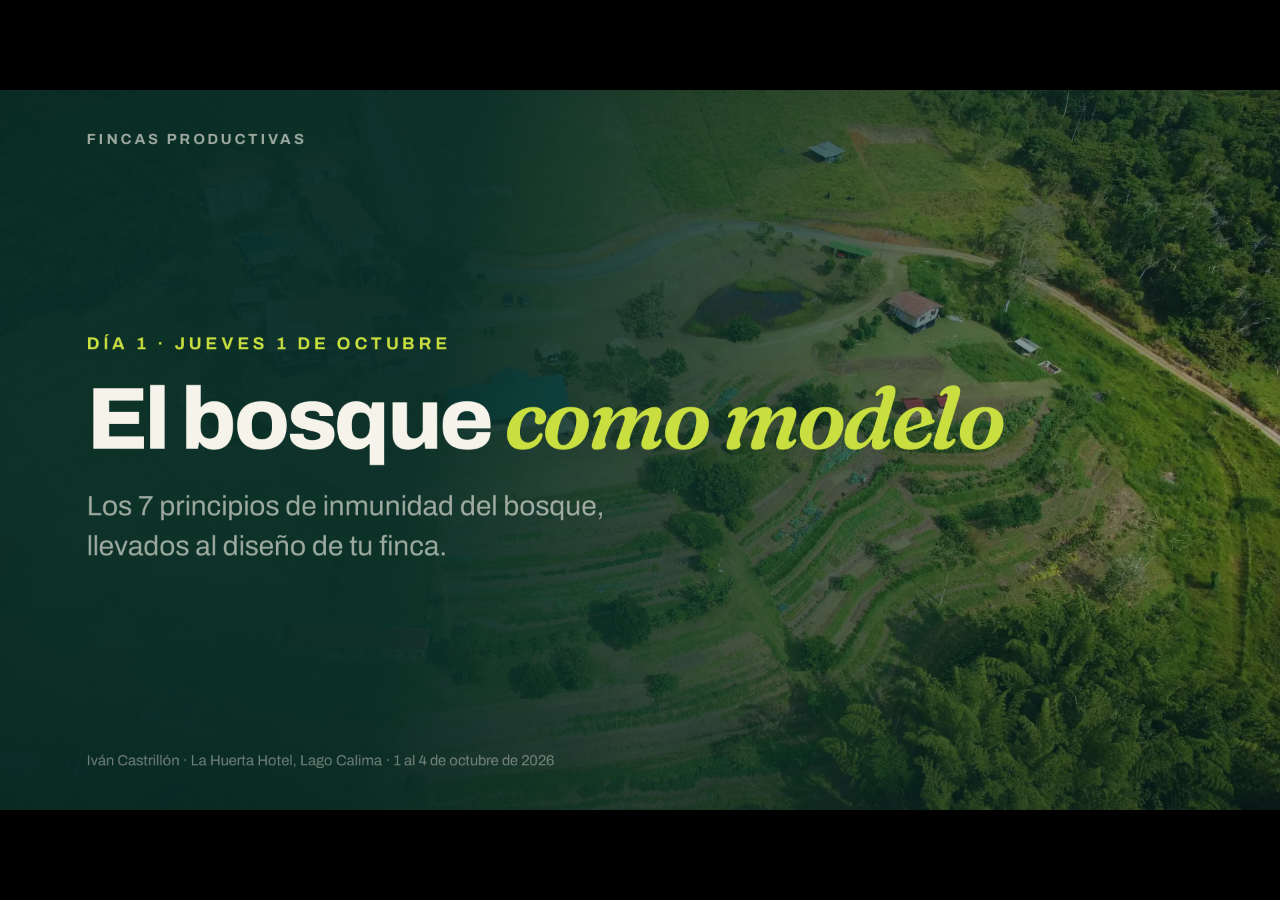
<file: presencial/index.html>
<!DOCTYPE html>
<html lang="es">
<head>
<meta charset="utf-8">
<meta name="viewport" content="width=device-width, initial-scale=1, viewport-fit=cover">
<title>Fincas Productivas · Presencial · Día 1 · El bosque como modelo</title>
<link rel="stylesheet" href="../assets/deck.css">
</head>
<body>

<deck-stage width="1920" height="1080">

<!-- ── 1 · Portada ──────────────────────────────────────────────────── -->
<section data-label="Portada">
  <div class="d">
    <div class="foto" style="background-image:url(../assets/img/foto-01-portada.webp)"></div>
    <div class="velo izq"></div>
    <div class="viñeta"></div>
    <div class="pad">
      <div class="marca">
        <img src="https://assets.cdn.filesafe.space/IdRKxMkw62mZx47SMDaS/media/6aa46253f4e2fd8aa0ffbddd.png" alt="La Huerta LAB" onerror="this.remove()">
        <span>Fincas Productivas</span>
      </div>
      <p class="eyebrow" data-anim="sube">Día 1 · Jueves 1 de octubre</p>
      <h1 data-anim="sube" style="--d:120ms">El bosque <em>como modelo</em></h1>
      <p class="lead ancho" data-anim="sube" style="--d:300ms">
        Los 7 principios de inmunidad del bosque, llevados al diseño de tu finca.
      </p>
    </div>
    <p class="fuente">Iván Castrillón · La Huerta Hotel, Lago Calima · 1 al 4 de octubre de 2026</p>
  </div>
</section>

<!-- ── 2 · Agenda ───────────────────────────────────────────────────── -->
<section data-label="Hoy">
  <div class="d">
    <div class="pad">
      <p class="eyebrow" data-anim="sube">La ruta del día</p>
      <h2 data-anim="sube" style="--d:120ms">Hoy</h2>
      <ul class="lista num">
        <li data-anim="sube" style="--d:280ms"><i>1</i>Quién es cada uno y qué lo trajo</li>
        <li data-anim="sube" style="--d:380ms"><i>2</i><span>Recorrido completo por la finca <span class="hora">9:45</span></span></li>
        <li data-anim="sube" style="--d:480ms"><i>3</i><span>El mundo que nos tocó y el método <span class="hora">2:00</span></span></li>
        <li data-anim="sube" style="--d:580ms"><i>4</i><span>Principio 1 · Microclima <span class="hora">5:00</span></span></li>
        <li data-anim="sube" style="--d:680ms"><i>5</i><span>Principio 2 · Microorganismos <span class="hora">6:00</span></span></li>
      </ul>
    </div>
  </div>
</section>

<!-- ── 3 · Cómo funciona el curso ───────────────────────────────────── -->
<section data-label="Cómo funciona">
  <div class="d">
    <div class="pad">
      <p class="eyebrow" data-anim="sube">Las reglas del juego</p>
      <h2 data-anim="sube" style="--d:120ms">Cómo funciona <em>el curso</em></h2>
      <div class="tarjetas cuatro">
        <div class="tarjeta" data-anim="sube" style="--d:300ms">
          <b>Cuatro días</b><span>Del jueves al domingo, aquí en La Huerta.</span>
        </div>
        <div class="tarjeta" data-anim="sube" style="--d:400ms">
          <b>Cada principio</b><span>Se estudia y se practica en campo el mismo día.</span>
        </div>
        <div class="tarjeta" data-anim="sube" style="--d:500ms">
          <b>Comida de la finca</b><span>Refrigerios, almuerzos y cenas en el restaurante.</span>
        </div>
        <div class="tarjeta" data-anim="sube" style="--d:600ms">
          <b>Después</b><span>12 meses en la comunidad La Huerta LAB.</span>
        </div>
      </div>
      <p class="dato" data-anim="sube" style="--d:760ms;margin-top:44px;max-width:58ch">
        Los horarios pueden ajustarse según el clima y el ritmo del grupo. Las
        tardes tienen espacio de descanso e integración: la gente que está en lo
        mismo que tú es parte de lo que te llevas.
      </p>
    </div>
  </div>
</section>

<!-- ── 4 · Quién está aquí ──────────────────────────────────────────── -->
<section data-label="Quién está aquí">
  <div class="d">
    <div class="pad">
      <p class="eyebrow" data-anim="sube">Una vuelta, en voz alta</p>
      <h2 data-anim="sube" style="--d:120ms">¿Quién <em>está aquí?</em></h2>
      <ul class="lista" style="margin-top:38px;gap:18px">
        <li data-anim="sube" style="--d:280ms;font-size:36px"><i></i>De dónde vienes</li>
        <li data-anim="sube" style="--d:360ms;font-size:36px"><i></i>¿Ya tienes finca o la estás buscando? ¿Cuántas hectáreas?</li>
        <li data-anim="sube" style="--d:440ms;font-size:36px"><i></i>¿Qué te trajo al curso?</li>
      </ul>
      <div class="tarjetas dos" style="margin-top:46px">
        <div class="tarjeta" data-anim="sube" style="--d:600ms">
          <b>Aún no compro</b>
          <span>«Llevo meses mirando predios y no quiero comprar mal.»</span>
        </div>
        <div class="tarjeta" data-anim="sube" style="--d:700ms">
          <b>Ya compré y estoy trancado</b>
          <span>«Tengo el terreno y no sé por dónde empezar.»</span>
        </div>
      </div>
    </div>
  </div>
</section>

<!-- ── 5 · Parte 1 ──────────────────────────────────────────────────── -->
<section data-label="Parte 1">
  <div class="d">
    <div class="curvas"><svg viewBox="0 0 1920 1080" preserveAspectRatio="none" aria-hidden="true">
      <g fill="none" stroke="#C9DE3F" stroke-width="2">
        <path d="M-100 820 Q 380 660 880 760 T 2020 640"/>
        <path d="M-100 900 Q 400 740 920 840 T 2020 730"/>
        <path d="M-100 980 Q 420 820 960 910 T 2020 820"/>
      </g>
    </svg></div>
    <div class="pad">
      <p class="eyebrow coral" data-anim="sube">Parte 1</p>
      <h1 data-anim="sube" style="--d:140ms">El mundo <em>que nos tocó</em></h1>
      <p class="lead ancho" data-anim="sube" style="--d:340ms">Bosques · Residuos · Calor · Campo</p>
    </div>
  </div>
</section>

<!-- ── 6 · Bosques · 46 % ───────────────────────────────────────────── -->
<section data-label="Bosques 46%">
  <div class="d">
    <div class="foto" style="background-image:url(../assets/img/ia-06-tocones.webp)"></div>
    <div class="velo izq"></div>
    <div class="pad">
      <p class="eyebrow coral" data-anim="sube">Bosques</p>
      <div class="cifra coral" data-anim="zoom" style="--d:140ms">
        46 %
        <small style="max-width:30ch">de los árboles del planeta han desaparecido
        desde el inicio de la civilización.</small>
      </div>
      <p class="dato" data-anim="sube" style="--d:520ms;margin-top:44px;max-width:44ch">
        Y se siguen cortando más de 15 mil millones de árboles cada año.
      </p>
    </div>
    <p class="fuente">Crowther et al. (2015), <em>Mapping tree density at a global scale</em>, Nature 525. Alcance: mundial.</p>
  </div>
</section>

<!-- ── 7 · Bosques · 1/3 ────────────────────────────────────────────── -->
<section data-label="Bosques 1/3">
  <div class="d">
    <div class="foto" style="background-image:url(../assets/img/ia-07-borde-bosque.webp)"></div>
    <div class="velo izq"></div>
    <div class="pad">
      <p class="eyebrow coral" data-anim="sube">Bosques</p>
      <div class="cifra coral" data-anim="zoom" style="--d:140ms">
        1/3
        <small style="max-width:30ch">de la superficie de bosques del mundo se perdió
        desde la última glaciación.</small>
      </div>
      <p class="dato" data-anim="sube" style="--d:520ms;margin-top:44px;max-width:48ch">
        La mitad de esa pérdida ocurrió en el último siglo. Lo que tardó 10.000
        años en la primera mitad, lo hicimos en 100.
      </p>
    </div>
    <p class="fuente">Our World in Data (Ritchie, 2021), con base en FAO. Alcance: mundial, desde hace ~10.000 años.</p>
  </div>
</section>

<!-- ── 8 · Bosques · Colombia ───────────────────────────────────────── -->
<section data-label="Bosques Colombia">
  <div class="d">
    <div class="foto" style="background-image:url(../assets/img/ia-08-ladera-quemada.webp)"></div>
    <div class="velo izq"></div>
    <div class="pad">
      <p class="eyebrow coral" data-anim="sube">Bosques · Colombia</p>
      <div class="cifra coral" data-anim="zoom" style="--d:140ms">
        119.483 ha
        <small style="max-width:32ch">de bosque perdidas en Colombia en 2025,
        5,2 % más que en 2024.</small>
      </div>
      <p class="dato" data-anim="sube" style="--d:520ms;margin-top:44px;max-width:48ch">
        El motor principal hoy es la praderización para ganadería y la
        colonización de tierras.
      </p>
    </div>
    <p class="fuente">IDEAM, Sistema de Monitoreo de Bosques y Carbono, cifra anual 2025 (publicada el 31 de julio de 2026). Alcance: nacional.</p>
  </div>
</section>

<!-- ── 9 · Residuos ─────────────────────────────────────────────────── -->
<section data-label="Residuos">
  <div class="d">
    <div class="foto" style="background-image:url(../assets/img/ia-09-residuos.webp)"></div>
    <div class="velo izq"></div>
    <div class="pad">
      <p class="eyebrow coral" data-anim="sube">Residuos</p>
      <div class="fila" style="margin-top:34px">
        <div class="ng coral" data-anim="izq" style="--d:180ms">
          <b>2.100</b><span>millones de toneladas · 2023</span>
        </div>
        <span class="flecha" data-anim="zoom" style="--d:420ms">&rarr;</span>
        <div class="ng coral" data-anim="der" style="--d:560ms">
          <b>3.800</b><span>millones de toneladas · 2050, proyección</span>
        </div>
      </div>
      <p class="dato" data-anim="sube" style="--d:780ms;margin-top:52px;max-width:46ch">
        de residuos sólidos municipales al año. Casi el doble en una generación.
      </p>
    </div>
    <p class="fuente">PNUMA, Global Waste Management Outlook 2024. Alcance: mundial, residuos sólidos municipales.</p>
  </div>
</section>

<!-- ── 10 · Residuos · comida ───────────────────────────────────────── -->
<section data-label="Comida a la basura">
  <div class="d">
    <div class="foto" style="background-image:url(../assets/img/ia-10-verduras-descartadas.webp)"></div>
    <div class="velo izq"></div>
    <div class="pad">
      <p class="eyebrow coral" data-anim="sube">Residuos · Comida</p>
      <div class="cifra coral" data-anim="zoom" style="--d:140ms">
        19 %
        <small style="max-width:32ch">de la comida disponible para el consumidor se
        desperdició en 2022: 1.050 millones de toneladas.</small>
      </div>
      <p class="dato" data-anim="sube" style="--d:520ms;margin-top:44px;max-width:50ch">
        La pérdida y el desperdicio de alimentos generan entre 8 % y 10 % de las
        emisiones de gases de efecto invernadero del mundo.
      </p>
    </div>
    <p class="fuente">PNUMA, Food Waste Index Report 2024. Alcance: mundial; hogares, servicios de comida y comercio.</p>
  </div>
</section>

<!-- ── 11 · Calor ───────────────────────────────────────────────────── -->
<section data-label="Calor">
  <div class="d">
    <div class="foto" style="background-image:url(../assets/img/ia-11-sequia.webp)"></div>
    <div class="velo full"></div>
    <div class="pad">
      <p class="eyebrow coral" data-anim="sube">Calor</p>
      <h2 data-anim="sube" style="--d:120ms;max-width:20ch">El clima <em>ya cambió</em></h2>
      <div class="tarjetas tres">
        <div class="tarjeta" data-anim="sube" style="--d:320ms">
          <b style="color:var(--coral)">+1,60 °C</b>
          <span><strong>2024.</strong> El año más caliente registrado.</span>
        </div>
        <div class="tarjeta" data-anim="sube" style="--d:440ms">
          <b style="color:var(--coral)">+1,47 °C</b>
          <span><strong>2025.</strong> El tercero más caliente.</span>
        </div>
        <div class="tarjeta" data-anim="sube" style="--d:560ms">
          <b style="color:var(--coral)">&gt; 1,5 °C</b>
          <span><strong>2023–2025.</strong> Primer periodo de tres años por encima de 1,5 en promedio.</span>
        </div>
      </div>
      <p class="dato" data-anim="sube" style="--d:720ms;margin-top:42px;max-width:64ch;font-size:30px">
        Frente al nivel preindustrial (1850–1900). El calentamiento de largo plazo
        va en torno a +1,4 °C; la meta de París se mide en décadas.
      </p>
    </div>
    <p class="fuente">Copernicus C3S / ECMWF, Global Climate Highlights 2025 (enero de 2026), datos ERA5. Alcance: mundial.</p>
  </div>
</section>

<!-- ── 12 · Campo · Colombia ────────────────────────────────────────── -->
<section data-label="Pobreza rural">
  <div class="d">
    <div class="foto" style="background-image:url(../assets/img/ia-12-agua-rural.webp)"></div>
    <div class="velo full"></div>
    <div class="pad">
      <p class="eyebrow coral" data-anim="sube">Campo · Colombia</p>
      <div class="cifras dos" style="margin-top:36px">
        <div class="ng coral" data-anim="sube" style="--d:200ms">
          <b>22,4 %</b><span>en el campo</span>
        </div>
        <div class="ng" data-anim="sube" style="--d:340ms">
          <b style="color:var(--suave)">6,3 %</b><span>en las cabeceras</span>
        </div>
      </div>
      <p class="dato" data-anim="sube" style="--d:540ms;margin-top:48px;max-width:46ch">
        de las personas viven en pobreza multidimensional. En el campo es
        <strong>3,6 veces más.</strong>
      </p>
      <p class="dato" data-anim="sube" style="--d:680ms;margin-top:22px;max-width:52ch;font-size:30px">
        Y el 30,7 % de los hogares rurales no tiene una fuente de agua mejorada.
      </p>
    </div>
    <p class="fuente">DANE, Pobreza multidimensional 2025 (abril de 2026). Alcance: nacional, sin la ruralidad de Amazonía–Orinoquía.</p>
  </div>
</section>

<!-- ── 13 · Parte 2 ─────────────────────────────────────────────────── -->
<section data-label="Parte 2">
  <div class="d">
    <div class="foto" style="background-image:url(../assets/img/ia-13-autopista.webp)"></div>
    <div class="velo izq"></div>
    <div class="pad">
      <p class="eyebrow coral" data-anim="sube">Parte 2</p>
      <h1 data-anim="sube" style="--d:140ms">La vida <em>que nos tocó</em></h1>
      <p class="lead ancho" data-anim="sube" style="--d:340ms">Campo vacío · Comida · Estrés</p>
    </div>
  </div>
</section>

<!-- ── 14 · Campo vacío ─────────────────────────────────────────────── -->
<section data-label="Campo vacío">
  <div class="d">
    <div class="foto" style="background-image:url(../assets/img/ia-14-casa-cerrada.webp)"></div>
    <div class="velo full"></div>
    <div class="pad">
      <p class="eyebrow coral" data-anim="sube">Campo vacío · Colombia</p>
      <h3 data-anim="sube" style="--d:120ms;max-width:30ch">
        De cada 10 colombianos, 7 vivían en el campo. <em>Hoy, poco más de 2.</em>
      </h3>
      <div class="lamina" data-anim="revela" style="--d:420ms;width:1400px;margin:48px auto 0">
        <img src="../assets/img/campo-vacio.webp" alt="De cada 10 colombianos, 7 vivían en el campo en 1938; hoy poco más de 2">
      </div>
    </div>
    <p class="fuente">DANE, citado por AgroNET – Ministerio de Agricultura (octubre de 2025). Alcance: nacional.</p>
  </div>
</section>

<!-- ── 15 · Comida · ALC ────────────────────────────────────────────── -->
<section data-label="Dieta saludable">
  <div class="d">
    <div class="foto" style="background-image:url(../assets/img/ia-15-supermercado.webp)"></div>
    <div class="velo izq"></div>
    <div class="pad">
      <p class="eyebrow coral" data-anim="sube">Comida · América Latina y el Caribe</p>
      <div class="cifra coral" data-anim="zoom" style="--d:140ms">
        27,4 %
        <small style="max-width:32ch">de la población no pudo pagar una dieta
        saludable en 2024: 181,9 millones de personas.</small>
      </div>
      <p class="dato" data-anim="sube" style="--d:520ms;margin-top:44px;max-width:48ch">
        El hambre viene bajando, pero comer bien sigue siendo caro y la obesidad
        sigue subiendo.
      </p>
    </div>
    <p class="fuente">FAO, FIDA, OPS, PMA y UNICEF, Panorama Regional de la Seguridad Alimentaria y la Nutrición 2025 (febrero de 2026). Alcance: ALC.</p>
  </div>
</section>

<!-- ── 16 · Ultraprocesados ─────────────────────────────────────────── -->
<section data-label="Lo que comemos">
  <div class="d">
    <div class="foto" style="background-image:url(../assets/img/ia-16-ultraprocesados.webp)"></div>
    <div class="velo izq"></div>
    <div class="pad">
      <p class="eyebrow coral" data-anim="sube">Lo que comemos</p>
      <div class="cifra coral" data-anim="zoom" style="--d:140ms">
        104
        <small style="max-width:34ch">estudios revisados en The Lancet asocian los
        ultraprocesados con diabetes tipo 2, obesidad, enfermedades del corazón
        y depresión.</small>
      </div>
      <p class="dato" data-anim="sube" style="--d:520ms;margin-top:40px;max-width:48ch">
        Están desplazando las comidas de siempre, las que se cocinaban con
        alimentos frescos.
      </p>
    </div>
    <p class="fuente">Monteiro et al. (2025), The Lancet, serie Ultra-Processed Foods and Human Health. Alcance: mundial.</p>
  </div>
</section>

<!-- ── 17 · Estrés ──────────────────────────────────────────────────── -->
<section data-label="Estrés">
  <div class="d">
    <div class="foto" style="background-image:url(../assets/img/ia-17-estres.webp)"></div>
    <div class="velo izq"></div>
    <div class="pad">
      <p class="eyebrow coral" data-anim="sube">Estrés</p>
      <div class="cifra coral" data-anim="zoom" style="--d:140ms">
        40 %
        <small style="max-width:30ch">de los empleados del mundo reportan estrés
        durante buena parte del día.</small>
      </div>
      <p class="dato" data-anim="sube" style="--d:520ms;margin-top:44px;max-width:44ch">
        Tráfico, pantalla, horarios. El estrés se volvió estilo de vida.
      </p>
    </div>
    <p class="fuente">Gallup, State of the Global Workplace 2026 (datos de 2025). Alcance: mundial, personas empleadas.</p>
  </div>
</section>

<!-- ── 18 · La soledad del que lo intenta ───────────────────────────── -->
<section data-label="Nadie cree">
  <div class="d">
    <div class="foto" style="background-image:url(../assets/img/foto-18-nadie-cree.webp)"></div>
    <div class="velo izq"></div>
    <div class="pad">
      <p class="eyebrow" data-anim="sube">Campo</p>
      <h2 data-anim="sube" style="--d:140ms;max-width:26ch">
        Y en tu zona nadie cree que se pueda producir <em>sin químicos.</em>
      </h2>
      <p class="lead ancho" data-anim="sube" style="--d:420ms">
        A veces ni el contratista que te trabaja.
      </p>
    </div>
  </div>
</section>

<!-- ── 19 · La promesa ──────────────────────────────────────────────── -->
<section data-label="Vivir del campo" class="coral-full">
  <div class="d">
    <div class="pad">
      <h1 data-anim="sube" style="max-width:20ch">Vivir en el campo.<br>Vivir del campo.</h1>
      <p class="lead ancho" data-anim="sube" style="--d:280ms">
        Comida sana para tu familia, otro ritmo de vida y una finca que deje de
        costar plata.
      </p>
    </div>
  </div>
</section>

<!-- ── 20 · Todo tiene una causa ────────────────────────────────────── -->
<section data-label="Algo en común">
  <div class="d">
    <div class="pad">
      <div class="chips">
        <span class="chip" data-anim="sube" style="--d:60ms">Bosques</span>
        <span class="chip" data-anim="sube" style="--d:140ms">Residuos</span>
        <span class="chip" data-anim="sube" style="--d:220ms">Calor</span>
        <span class="chip" data-anim="sube" style="--d:300ms">Campo</span>
        <span class="chip" data-anim="sube" style="--d:380ms">Comida</span>
        <span class="chip" data-anim="sube" style="--d:460ms">Estrés</span>
      </div>
      <h2 data-anim="sube" style="--d:620ms;max-width:24ch">
        Todo esto tiene algo en común: <em>la forma en que producimos comida.</em>
      </h2>
    </div>
  </div>
</section>

<!-- ── 21 · La pregunta ─────────────────────────────────────────────── -->
<section data-label="La pregunta">
  <div class="d">
    <div class="foto" style="background-image:url(../assets/img/foto-21-bosque.webp)"></div>
    <div class="velo izq"></div>
    
    <div class="pad">
      <h3 data-anim="sube" style="max-width:30ch">
        Hay un sistema que lleva millones de años sin ninguno de los cuatro.
      </h3>
      <p class="dato" data-anim="sube" style="--d:340ms;margin-top:34px;max-width:44ch">
        Nadie lo fertiliza. Nadie lo fumiga. No bota basura.
      </p>
      <h2 data-anim="sube" style="--d:640ms;margin-top:56px;max-width:22ch">
        <em>¿Qué hace el bosque que nosotros no?</em>
      </h2>
    </div>
  </div>
</section>

<!-- ── 22 · Parte 3 ─────────────────────────────────────────────────── -->
<section data-label="Parte 3">
  <div class="d">
    <div class="foto" style="background-image:url(../assets/img/foto-22-el-metodo.webp)"></div>
    <div class="velo izq"></div>
    <div class="pad">
      <p class="eyebrow" data-anim="sube">Parte 3</p>
      <h1 data-anim="sube" style="--d:140ms">El método</h1>
      <p class="lead ancho" data-anim="sube" style="--d:340ms">
        Los 7 principios de inmunidad del bosque.
      </p>
    </div>
  </div>
</section>

<!-- ── 23 · La paradoja del bosque ──────────────────────────────────── -->
<section data-label="La paradoja">
  <div class="d">
    <div class="pad">
      <p class="eyebrow" data-anim="sube">La paradoja del bosque</p>
      <div class="lamina" data-anim="zoom" style="--d:220ms;width:1240px;margin:10px auto 0">
        <img src="../assets/img/paradoja-del-bosque.webp" alt="Cero trabajadores, cero facturas de insumos y cero jefes de producción dan la máxima biomasa por hectárea">
      </div>
    </div>
  </div>
</section>

<!-- ── 24 · La falla del modelo convencional ────────────────────────── -->
<section data-label="La falla del modelo">
  <div class="d">
    <div class="pad">
      <p class="eyebrow coral" data-anim="sube">La falla del modelo convencional</p>
      <div class="lamina" data-anim="zoom" style="--d:220ms;width:1100px;margin:6px auto 0">
        <img src="../assets/img/falla-modelo-convencional.webp" alt="Comparación entre agricultura química y el modelo del bosque en flujo, defensa y valor">
      </div>
    </div>
  </div>
</section>

<!-- ── 25 · Los 7 principios ────────────────────────────────────────── -->
<section data-label="Los 7 principios">
  <div class="d">
    <div class="pad">
      <p class="eyebrow" data-anim="sube">El método completo</p>
      <h2 data-anim="sube" style="--d:120ms">Los 7 principios de <em>inmunidad del bosque</em></h2>
      <div class="siete">
        <div class="tarjeta" data-anim="sube" style="--d:280ms"><em>1</em><b>Microclima</b><span>Siembra tu propio clima</span></div>
        <div class="tarjeta" data-anim="sube" style="--d:340ms"><em>2</em><b>Microorganismos</b><span>El bosque es el donante</span></div>
        <div class="tarjeta" data-anim="sube" style="--d:400ms"><em>3</em><b>Reciclaje de nutrientes</b><span>No nutrimos plantas: nutrimos suelo</span></div>
        <div class="tarjeta" data-anim="sube" style="--d:460ms"><em>4</em><b>Diversidad</b><span>Qué sembrar, cuánto y cada cuándo</span></div>
        <div class="tarjeta" data-anim="sube" style="--d:520ms"><em>5</em><b>Agua</b><span>Las plantas beben, no comen</span></div>
        <div class="tarjeta" data-anim="sube" style="--d:580ms"><em>6</em><b>Energía</b><span>Cada vuelta que da la energía es plata que no sale</span></div>
        <div class="tarjeta" data-anim="sube" style="--d:640ms"><em>7</em><b>Descanso</b><span>Parar a tiempo también es producir</span></div>
        <div class="nota" data-anim="sube" style="--d:700ms">Los siete en cuatro días. Cada estación que recorrimos esta mañana es uno de estos principios.</div>
      </div>
    </div>
  </div>
</section>

<!-- ── 26 · Principio 1 · Microclima ────────────────────────────────── -->
<section data-label="Microclima">
  <div class="d">
    <div class="foto" style="background-image:url(../assets/img/foto-26-microclima.webp)"></div>
    <div class="velo full"></div>
    <p class="paso">Principio 1 · 7</p>
    <div class="pad">
      <p class="eyebrow" data-anim="sube">Principio 1 · Microclima</p>
      <h2 data-anim="sube" style="--d:120ms">Siembra <em>tu propio clima</em></h2>
      <div class="fila" style="margin-top:50px;align-items:stretch;gap:28px">
        <div class="tarjeta" data-anim="sube" style="--d:320ms;flex:1">
          <b>Clima</b><span>Lo que la agricultura industrial le hizo al planeta.</span>
        </div>
        <span class="flecha" data-anim="zoom" style="--d:420ms;font-size:58px;align-self:center">&rarr;</span>
        <div class="tarjeta" data-anim="sube" style="--d:480ms;flex:1">
          <b>Microclima</b><span>Árboles y vegetación en varios estratos dentro de tu predio.</span>
        </div>
        <span class="flecha" data-anim="zoom" style="--d:580ms;font-size:58px;align-self:center">&rarr;</span>
        <div class="tarjeta" data-anim="sube" style="--d:640ms;flex:1">
          <b>Mercado</b><span>A quién le vendes, y qué tan cerca.</span>
        </div>
      </div>
      <p class="dato" data-anim="sube" style="--d:800ms;margin-top:44px;max-width:62ch">
        Un solo principio: del clima del planeta al clima de tu lote, y de ahí a
        tu comprador. Lo vemos completo esta tarde, a las 5:00.
      </p>
    </div>
  </div>
</section>

<!-- ── 27 · Cortar la cadena ────────────────────────────────────────── -->
<section data-label="Cortar la cadena">
  <div class="d">
    <p class="paso">Principio 1 · 7</p>
    <div class="pad">
      <p class="eyebrow" data-anim="sube">Principio 1 · Microclima</p>
      <h3 data-anim="sube" style="--d:120ms">Cortar <em>la cadena</em></h3>
      <div class="lamina" data-anim="revela" style="--d:380ms;width:1520px;margin:38px auto 0">
        <img src="../assets/img/cadena-corta.webp" alt="Cadena larga con intermediarios frente a cadena corta: la finca vende a familias, restaurantes, turismo, mercados campesinos y autoconsumo">
      </div>
      <p class="pie" data-anim="sube" style="--d:700ms;text-align:center;max-width:none">
        El bosque no paga fletes ni comisiones: su valor se queda donde se produce.
      </p>
    </div>
  </div>
</section>

<!-- ── 28 · Principio 2 · Microorganismos ───────────────────────────── -->
<section data-label="Microorganismos">
  <div class="d">
    <div class="foto" style="background-image:url(../assets/img/foto-28-mantillo.webp)"></div>
    <div class="velo full"></div>
    <p class="paso">Principio 2 · 7</p>
    <div class="pad">
      <p class="eyebrow" data-anim="sube">Principio 2 · Microorganismos</p>
      <h3 data-anim="sube" style="--d:120ms">El bosque <em>es el donante</em></h3>
      <div class="lamina" data-anim="zoom" style="--d:380ms;width:1400px;margin:34px auto 0">
        <img src="../assets/img/microorganismos-donante.webp" alt="Raíces y microbiota del suelo como fábricas: bioles, bocashi y compost, caldos microbianos y control biológico">
      </div>
      <p class="pie" data-anim="sube" style="--d:700ms;text-align:center;max-width:none">
        Pagar por insumos es pagar por una función que la vida de tu suelo puede hacer gratis.
      </p>
    </div>
  </div>
</section>

<!-- ── Principio 3 · la tabla completa ──────────────────────────────── -->
<section data-label="La tabla completa">
  <div class="d">
    <div class="foto" style="background-image:url(../assets/img/foto-29-tabla-periodica.webp)"></div>
    <div class="velo" style="background:linear-gradient(100deg,rgba(8,46,39,.96) 25%,rgba(8,46,39,.58) 50%,rgba(8,46,39,.1))"></div>
    <p class="paso">Principio 3 · 7</p>
    <div class="pad">
      <p class="eyebrow" data-anim="sube">Principio 3 · Reciclaje de nutrientes</p>
      <h2 data-anim="sube" style="--d:140ms;max-width:15ch">La planta no come <em>tres elementos</em></h2>
      <p class="lead ancho" data-anim="sube" style="--d:360ms">La tabla completa está en el suelo del bosque.</p>
    </div>
  </div>
</section>

<!-- ── 29 · Principio 3 · Reciclaje de nutrientes ───────────────────── -->
<section data-label="Reciclaje de nutrientes">
  <div class="d">
    <p class="paso">Principio 3 · 7</p>
    <div class="pad">
      <p class="eyebrow" data-anim="sube">Principio 3 · Reciclaje de nutrientes</p>
      <h3 data-anim="sube" style="--d:120ms">No nutrimos plantas: <em>nutrimos suelo</em></h3>
      <div class="cifras tres">
        <div class="ng coral" data-anim="sube" style="--d:340ms">
          <b>3</b><span>elementos en los que se enfocó la agricultura química: N, P y K.</span>
        </div>
        <div class="ng" data-anim="sube" style="--d:460ms">
          <b>17</b><span>elementos esenciales para la planta: C, H, O y 14 nutrientes minerales.</span>
        </div>
        <div class="ng" data-anim="sube" style="--d:580ms">
          <b>~60</b><span>elementos se detectan en el cuerpo humano; unos 25 son esenciales.</span>
        </div>
      </div>
      <p class="dato" data-anim="sube" style="--d:740ms;margin-top:46px;max-width:74ch;font-size:30px">
        Materia orgánica, microorganismos y minerales: la planta pide, el suelo
        entrega. Las harinas de roca liberan potasio, calcio, magnesio y silicio
        despacio, y funcionan mejor en suelos tropicales lavados.
      </p>
    </div>
    <p class="fuente">Marschner's Mineral Nutrition of Plants, 4.ª ed. (2023) · Frontiers in Chemistry, editorial sobre elementos traza (2022) · Swoboda et al. (2022), Sci. Total Environ. 807, revisión de 48 ensayos.</p>
  </div>
</section>

<!-- ── 30 · Trofobiosis ─────────────────────────────────────────────── -->
<section data-label="Trofobiosis">
  <div class="d">
    <div class="foto" style="background-image:url(../assets/img/foto-30-hoja.webp)"></div>
    <div class="velo full"></div>
    <p class="paso">Principio 3 · 7</p>
    <div class="pad">
      <p class="eyebrow" data-anim="sube">Principio 3 · Trofobiosis</p>
      <h3 data-anim="sube" style="--d:120ms;max-width:28ch">
        Sobre una planta equilibrada, <em>la plaga muere de hambre.</em>
      </h3>
      <div class="tarjetas dos">
        <div class="tarjeta" data-anim="izq" style="--d:380ms">
          <b>Planta en síntesis</b>
          <span>Nutrición completa y equilibrada. Fabrica proteínas; casi no le
          quedan azúcares ni aminoácidos libres en la savia.</span>
        </div>
        <div class="tarjeta" data-anim="der" style="--d:480ms">
          <b style="color:var(--coral)">Planta en lisis</b>
          <span>Abonos solubles, agrotóxicos, suelo pobre o compactado. La savia
          se llena de azúcares y aminoácidos libres: comida fácil para insectos
          y hongos.</span>
        </div>
      </div>
      <p class="dato" data-anim="sube" style="--d:660ms;margin-top:40px;max-width:70ch;font-size:30px">
        Por eso el químico crea el círculo vicioso: cada aplicación debilita la
        planta y llama a la siguiente plaga.
      </p>
    </div>
    <p class="fuente">Francis Chaboussou (1985), Healthy Crops: A New Agricultural Revolution; ed. en español divulgada por Jairo Restrepo. Teoría con respaldo parcial en la literatura.</p>
  </div>
</section>

<!-- ── 31 · Principio 4 · Diversidad ────────────────────────────────── -->
<section data-label="Diversidad">
  <div class="d">
    <div class="foto" style="background-image:url(../assets/img/foto-31-policultivo.webp)"></div>
    <div class="velo full"></div>
    <p class="paso">Principio 4 · 7</p>
    <div class="pad">
      <p class="eyebrow" data-anim="sube">Principio 4 · Diversidad</p>
      <h3 data-anim="sube" style="--d:120ms">Qué sembrar, <em>cuánto y cada cuándo</em></h3>
      <div class="lamina" data-anim="zoom" style="--d:380ms;width:1240px;margin:34px auto 0">
        <img src="../assets/img/diversidad-estratos.webp" alt="Árbol, frutal y hortalizas en estratos con raíces a distintas profundidades: el policultivo produce más que el monocultivo">
      </div>
    </div>
  </div>
</section>

<!-- ── 32 · Diversidad y venta directa ──────────────────────────────── -->
<section data-label="Venta directa y diversidad">
  <div class="d">
    <div class="foto" style="background-image:url(../assets/img/foto-32-canasta.webp)"></div>
    <div class="velo full"></div>
    <p class="paso">Principio 4 · 7</p>
    <div class="pad">
      <p class="eyebrow" data-anim="sube">Principio 4 · Diversidad</p>
      <h3 data-anim="sube" style="--d:120ms">La venta directa <em>exige diversidad</em></h3>
      <div class="lamina" data-anim="zoom" style="--d:380ms;width:1300px;margin:30px auto 0">
        <img src="../assets/img/venta-directa-diversidad.webp" alt="Engranajes de venta directa y diversidad biológica: la lealtad del cliente exige una oferta variada y constante">
      </div>
    </div>
  </div>
</section>

<!-- ── 33 · Principio 5 · Agua ──────────────────────────────────────── -->
<section data-label="Agua">
  <div class="d">
    <div class="foto" style="background-image:url(../assets/img/foto-33-quebrada.webp)"></div>
    <div class="velo full"></div>
    <p class="paso">Principio 5 · 7</p>
    <div class="pad">
      <p class="eyebrow" data-anim="sube">Principio 5 · Agua</p>
      <h3 data-anim="sube" style="--d:120ms">Las plantas <em>beben, no comen</em></h3>
      <div class="fila" style="margin-top:34px;justify-content:center;align-items:flex-start;gap:60px">
        <div data-anim="izq" style="--d:380ms;width:600px">
          <p class="rotulo coral">Suelo desnudo: el agua se va</p>
          <div class="lamina"><img src="../assets/img/suelo-desnudo.webp" alt="Suelo desnudo y compactado donde la lluvia escurre"></div>
        </div>
        <div data-anim="der" style="--d:500ms;width:645px">
          <p class="rotulo">Suelo esponja: el agua se queda</p>
          <div class="lamina"><img src="../assets/img/suelo-esponja.webp" alt="Suelo con cobertura y raíces donde el agua infiltra hasta la capa freática"></div>
        </div>
      </div>
      <p class="pie" data-anim="sube" style="--d:700ms;text-align:center;max-width:none">
        Curvas de nivel, key point, terrazas y zanjas de infiltración: que el agua que cae se quede en tu lote.
      </p>
    </div>
  </div>
</section>

<!-- ── 34 · Agua · los números ──────────────────────────────────────── -->
<section data-label="Agua en números">
  <div class="d">
    <div class="foto" style="background-image:url(../assets/img/foto-34-reservorio.webp)"></div>
    <div class="velo" style="background:rgba(8,46,39,.88)"></div>
    <p class="paso">Principio 5 · 7</p>
    <div class="pad">
      <p class="eyebrow" data-anim="sube">Principio 5 · Agua</p>
      <h3 data-anim="sube" style="--d:120ms">Lo que dicen <em>los números</em></h3>
      <div class="cifras tres">
        <div class="ng" data-anim="sube" style="--d:340ms">
          <b>+59 %</b><span>de infiltración al meter perennes: árboles, pastos, agroforestería.</span>
        </div>
        <div class="ng" data-anim="sube" style="--d:460ms">
          <b>+35 %</b><span>de infiltración con cultivos de cobertura.</span>
        </div>
        <div class="ng" data-anim="sube" style="--d:580ms">
          <b>1,16 mm</b><span>más de agua disponible por cada 100 mm de suelo, por cada 1 % más de carbono orgánico.</span>
        </div>
      </div>
      <p class="dato" data-anim="sube" style="--d:740ms;margin-top:46px;max-width:72ch;font-size:30px">
        La materia orgánica sola retiene menos de lo que se dice. El efecto grande
        está en la cobertura y las raíces vivas: el agua entra y se queda en tu lote.
      </p>
    </div>
    <p class="fuente">Basche &amp; DeLonge (2019), PLOS ONE, metaanálisis de 89 estudios · Minasny &amp; McBratney (2018), Eur. J. Soil Sci. 69, metaanálisis de 60 estudios. Alcance: mundial.</p>
  </div>
</section>

<!-- ── 35 · Principio 6 · Energía ───────────────────────────────────── -->
<section data-label="Energía">
  <div class="d">
    <div class="foto" style="background-image:url(../assets/img/foto-35-sol.webp)"></div>
    <div class="velo full"></div>
    <p class="paso">Principio 6 · 7</p>
    <div class="pad">
      <p class="eyebrow" data-anim="sube">Principio 6 · Energía</p>
      <h3 data-anim="sube" style="--d:120ms;max-width:30ch">
        Cada vuelta que da la energía <em>es plata que no sale</em>
      </h3>
      <div class="lamina" data-anim="zoom" style="--d:380ms;width:1360px;margin:30px auto 0">
        <img src="../assets/img/ciclo-energia.webp" alt="Ciclo: los pastos capturan el sol, los animales concentran la energía, generan proteína y el estiércol vuelve como fertilizante">
      </div>
    </div>
  </div>
</section>

<!-- ── 36 · Principio 7 · Descanso ──────────────────────────────────── -->
<section data-label="Descanso">
  <div class="d">
    <div class="foto" style="background-image:url(../assets/img/foto-36-ovejas.webp)"></div>
    <div class="velo full"></div>
    <p class="paso">Principio 7 · 7</p>
    <div class="pad">
      <p class="eyebrow" data-anim="sube">Principio 7 · Descanso</p>
      <h3 data-anim="sube" style="--d:120ms">Parar a tiempo <em>también es producir</em></h3>
      <div class="dos-col izq-corta">
        <div class="lamina" data-anim="izq" style="--d:380ms">
          <img src="../assets/img/descanso-rotacion.webp" alt="Reloj de pastoreo y descanso, sucesión de cultivos y vegetación espontánea">
        </div>
        <div>
          <div class="tarjeta" data-anim="der" style="--d:440ms;margin-bottom:22px">
            <b>Pastoreo Racional Voisin</b>
            <span>El animal entra cuando el pasto está en su punto y sale antes de agotarlo.</span>
          </div>
          <div class="tarjeta" data-anim="der" style="--d:540ms;margin-bottom:22px">
            <b>Rotación de familias botánicas</b>
            <span>Solanáceas, leguminosas que fijan nitrógeno, cereales que aportan carbono.</span>
          </div>
          <div class="tarjeta" data-anim="der" style="--d:640ms">
            <b>Descanso biológico</b>
            <span>Vegetación espontánea que regenera el suelo sin maquinaria.</span>
          </div>
        </div>
      </div>
    </div>
  </div>
</section>

<!-- ── 37 · Los siete juntos ────────────────────────────────────────── -->
<section data-label="Un solo sistema">
  <div class="d">
    <div class="pad">
      <div class="dos-col izq-corta" style="margin-top:0;grid-template-columns:1fr 1.35fr">
        <div>
          <p class="eyebrow" data-anim="sube">Los 7 principios juntos</p>
          <h2 data-anim="sube" style="--d:140ms">Un solo <em>sistema</em></h2>
          <p class="lead" data-anim="sube" style="--d:360ms">
            No son recetas sueltas. El bosque las tiene funcionando juntas desde
            hace millones de años.
          </p>
        </div>
        <div class="lamina" data-anim="zoom" style="--d:480ms">
          <img src="../assets/img/siete-principios-ciclo.webp" alt="Los 7 principios de inmunidad del bosque conectados en un ciclo alrededor de tu finca">
        </div>
      </div>
    </div>
  </div>
</section>

<!-- ── 38 · Pilares y principios ────────────────────────────────────── -->
<section data-label="Pilares y principios">
  <div class="d">
    <div class="pad">
      <p class="eyebrow" data-anim="sube">Los 5 pilares de una finca sin improvisar</p>
      <h3 data-anim="sube" style="--d:120ms">Los pilares son la decisión. <em>Los principios son el método.</em></h3>
      <div class="tabla">
        <div class="enc" data-anim="sube" style="--d:300ms"><span>Pilar (masterclass)</span><span>Sale de estos principios</span></div>
        <div data-anim="sube" style="--d:360ms"><span>Venta directa al consumidor final</span><span>Microclima</span></div>
        <div data-anim="sube" style="--d:430ms"><span>Policultivo</span><span>Diversidad</span></div>
        <div data-anim="sube" style="--d:500ms"><span>Integración pecuaria</span><span>Energía · Descanso</span></div>
        <div data-anim="sube" style="--d:570ms"><span>Autoproducción de insumos a partir del estiércol</span><span>Microorganismos · Reciclaje de nutrientes</span></div>
        <div data-anim="sube" style="--d:640ms"><span>Manejo del agua</span><span>Agua</span></div>
      </div>
    </div>
  </div>
</section>

<!-- ── 39 · Los 4 días ───────────────────────────────────────────── -->
<section data-label="Los 4 días">
  <div class="d">
    <div class="pad">
      <p class="eyebrow" data-anim="sube">El recorrido completo</p>
      <h2 data-anim="sube" style="--d:120ms">Los <em>4 días</em></h2>
      <div class="tarjetas cuatro" style="margin-top:50px">
        <div class="tarjeta viva" data-anim="sube" style="--d:300ms">
          <b>Jueves 1</b><span>El bosque como modelo. Recorrido, marco conceptual, microclima y microorganismos.</span>
        </div>
        <div class="tarjeta" data-anim="sube" style="--d:380ms">
          <b>Viernes 2</b><span>Manos a la obra. Microorganismos de montaña, compost, biochar, bocashi y reciclaje de nutrientes.</span>
        </div>
        <div class="tarjeta" data-anim="sube" style="--d:460ms">
          <b>Sábado 3</b><span>Diversidad, agua y energía. Calculadora de siembra, manejo hídrico e integración pecuaria.</span>
        </div>
        <div class="tarjeta" data-anim="sube" style="--d:540ms">
          <b>Domingo 4</b><span>Descanso y cierre. Pastoreo Racional Voisin, síntesis y la ruta de 90 días.</span>
        </div>
      </div>
      <p class="dato" data-anim="sube" style="--d:720ms;margin-top:44px;font-size:30px;max-width:74ch">
        Un principio por bloque, y el que se pueda practicar se practica el mismo día.
      </p>
    </div>
  </div>
</section>

<!-- ── 40 · Las prácticas ────────────────────────────────────────────────── -->
<section data-label="Las prácticas">
  <div class="d">
    <div class="pad">
      <p class="eyebrow coral" data-anim="sube">Lo que vamos a hacer con las manos</p>
      <h2 data-anim="sube" style="--d:120ms">Las <em>prácticas</em></h2>
      <div class="dos-col" style="margin-top:40px;align-items:start">
        <ul class="lista" style="margin-top:0;gap:16px">
          <li data-anim="sube" style="--d:300ms;font-size:34px"><i></i>Recolectar mantillo y reproducir microorganismos de montaña</li>
          <li data-anim="sube" style="--d:360ms;font-size:34px"><i></i>Preparar compost, biochar y bocashi</li>
          <li data-anim="sube" style="--d:420ms;font-size:34px"><i></i>Leer el suelo en campo: textura, materia orgánica, macrofauna</li>
        </ul>
        <ul class="lista" style="margin-top:0;gap:16px">
          <li data-anim="sube" style="--d:480ms;font-size:34px"><i></i>Planificar la siembra con la calculadora</li>
          <li data-anim="sube" style="--d:540ms;font-size:34px"><i></i>Medir el rebrote en los potreros y calcular cargas</li>
          <li data-anim="sube" style="--d:600ms;font-size:34px"><i></i>Taller de integración de diseño sobre una finca real</li>
        </ul>
      </div>
      <p class="dato" data-anim="sube" style="--d:780ms;margin-top:40px;max-width:74ch;font-size:30px">
        Todo se hace aquí, en la finca. Lo que aprendas practicando es lo que
        vas a poder repetir en tu predio el lunes.
      </p>
    </div>
  </div>
</section>

<!-- ── 41 · Lo que viene ────────────────────────────────────────────── -->
<section data-label="Lo que viene">
  <div class="d">
    <div class="pad">
      <p class="eyebrow" data-anim="sube">Lo que sigue</p>
      <h2 data-anim="sube" style="--d:120ms">Esta tarde <em>y mañana</em></h2>
      <div class="tarjetas dos">
        <div class="tarjeta" data-anim="sube" style="--d:340ms">
          <b>Hoy, 5:00 y 6:00 p.m.</b>
          <span>Principio 1, Microclima. Y Principio 2, Microorganismos: preparamos la práctica de mañana.</span>
        </div>
        <div class="tarjeta" data-anim="sube" style="--d:440ms">
          <b>Mañana, 8:00 a.m.</b>
          <span>Manos a la obra: recolección de mantillo en el bosque y reproducción de microorganismos.</span>
        </div>
      </div>
    </div>
  </div>
</section>

<!-- ── 42 · Cierre ──────────────────────────────────────────────────── -->
<section data-label="Preguntas y casos">
  <div class="d">
    <div class="foto" style="background-image:url(../assets/img/foto-42-cierre.webp)"></div>
    <div class="velo izq"></div>
    
    <div class="pad">
      <div class="marca">
        <img src="https://assets.cdn.filesafe.space/IdRKxMkw62mZx47SMDaS/media/6aa46253f4e2fd8aa0ffbddd.png" alt="La Huerta LAB" onerror="this.remove()">
        <span>Fincas Productivas</span>
      </div>
      <h1 data-anim="sube">Preguntas <em>y casos</em></h1>
      <p class="lead ancho" data-anim="sube" style="--d:280ms">Cuéntanos tu finca.</p>
    </div>
  </div>
</section>

</deck-stage>


<script type="application/json" id="speaker-notes">
[
 "[Por reescribir para el presencial]",
 "[Por reescribir para el presencial]",
 "[Por reescribir para el presencial]",
 "[Por reescribir para el presencial]",
 "Antes de hablar de su finca, miremos el mundo en el que va a producir. Cuatro golpes. Sin soluciones todavía: las soluciones son el curso.",
 "Decir 'casi la mitad de los árboles', no 'la mitad de los bosques'. Es número de árboles, no superficie. La superficie viene en la siguiente.",
 "El punto es la aceleración. La mayor parte se tumbó para sembrar y para ganado.",
 "Dejar sembrado: la ganadería mal hecha tumba bosque. La bien hecha, con descanso y Voisin, es parte de la solución. Eso lo cerramos en la semana 8.",
 "Estamos inundados de basura, y la mayor parte de lo que bota una casa es orgánico. En una finca bien diseñada eso no es basura: es insumo.",
 "Una de cada cinco partes de la comida termina en la basura mientras el campo produce a pérdida.",
 "Decir 'tres años seguidos por encima de 1,5'. No decir 'ya rompimos París'. Aterrizar: el clima de su zona ya no es el que conocieron sus papás.",
 "Quien produce la comida es quien peor vive. Si hay gente de otros países, aclarar que el dato es de Colombia.",
 "Del planeta a la gente. Aquí está lo que muchos de ustedes sienten y por lo que están en este curso.",
 "Los jóvenes se van a la ciudad. La pregunta que queda: ¿quién va a producir la comida? Y la otra cara: gente de ciudad, como muchos de ustedes, que quiere volver.",
 "Paradoja: la región produce comida, pero una de cada cuatro personas no alcanza a comer bien.",
 "Conectar con el principio 1: la comida que viaja lejos y viene empacada. Y con la razón por la que muchos quieren finca: comida sana para su familia.",
 "Muchos de ustedes buscan la finca por esto: otro ritmo. Pero ojo: una finca mal pensada también estresa, y cuesta plata. Por eso el curso.",
 "Aquí va tu historia: vienes de esa industria, fuiste gerente de BASF en Ecuador. Sabes cómo se vende el paquete. Nombrar la soledad: muchos de ellos están solos en esto, y aquí ya no.",
 "Este es el sueño de casi todos los que están aquí. El curso existe para que ese sueño no se vuelva un error caro.",
 "Pausa. Dejar que caiga. La cuenta exacta de cuánto pesa la agricultura en el clima la vemos la próxima semana en Microclima.",
 "Pregunta abierta al chat. Recoger dos o tres respuestas antes de pasar al método.",
 "La respuesta a la pregunta: siete cosas que hace el bosque y que se pueden copiar en una finca.",
 "Nadie trabaja en el bosque, nadie le compra insumos, nadie lo administra. Y es el sistema que más biomasa produce. La naturaleza es la tecnología más avanzada que tenemos.",
 "Tres diferencias: lineal contra cíclico, dependencia química contra autorregulación, y valor que se va a los intermediarios contra valor que se queda donde se produce.",
 "Un principio por semana, del 2 al 8. Cada estación de La Huerta es uno de estos principios: el recorrido en video lo muestra.",
 "[Por reescribir para el presencial]",
 "Vender directo a menos de una hora: menos emisiones, el margen completo para ti. Pregunta al chat: ¿a quién le venderían primero?",
 "El bosque nativo vecino tiene la microbiota. La recoges, la reproduces y la llevas a tu finca. Semana 3.",
 "",
 "Comemos lo que el suelo tiene. Un suelo con 3 elementos da comida de 3 elementos. El cuerpo humano trabaja con unos 25 esenciales y contiene cerca de 60. Ojo: el ADN en sí tiene 5 elementos (C, H, O, N, P); la cifra de 60 es del cuerpo, no del ADN.",
 "Chaboussou, agrónomo del INRA en Francia. Su frase: 'la plaga se muere de hambre en la planta sana'. Honestidad: es una teoría discutida; hay estudios que la apoyan y otros que no encuentran el efecto. Lo que sí está claro es que los insecticidas matan también a los depredadores.",
 "La diversidad es un seguro: confunde a las plagas y, bien combinada, produce más en el mismo espacio. Semana 5: calculadora de siembra.",
 "Nadie te compra cada semana si tu finca solo produce tomate o aguacate. Aquí se juntan dos de los 5 pilares de la masterclass.",
 "El error más caro e irreversible: comprar o sembrar donde el agua no da. Semana 6: mapa de agua de tu lote.",
 "En 30 cm de suelo, +1% de carbono son unos 3,5 mm, cerca de 35.000 litros por hectárea (cálculo propio a partir de Minasny). Lejos de los 144.000 que circulan. Pero la infiltración con árboles y cobertura sube 59%: ahí está la plata.",
 "Los animales le dan una segunda vuelta a la energía del sol. Cada animal cierra un ciclo en vez de abrir un gasto. Semana 7.",
 "El descanso es fertilidad. Un lote en descanso está ganando capacidad para el próximo ciclo. Semana 8 y cierre.",
 "Cada principio alimenta al siguiente. Si falla uno, se resienten los demás. Por eso el curso va en este orden.",
 "Conectar con la masterclass: allá vieron qué resolver y en qué orden. Aquí aprenden cómo. La venta directa es el destino: se decide primero.",
 "[Por reescribir para el presencial]",
 "[Por reescribir para el presencial]",
 "[Por reescribir para el presencial]",
 "De 7:20 a 8:00. Priorizar casos concretos de fincas."
]
</script>

<script src="../assets/deck.js"></script>
</body>
</html>
</file>
<file: assets/deck.css>
@font-face{font-family:'Archivo';font-style:normal;font-weight:400;font-display:swap;src:url(fonts/archivo-latin-400-normal.woff2) format('woff2')}
@font-face{font-family:'Archivo';font-style:normal;font-weight:500;font-display:swap;src:url(fonts/archivo-latin-500-normal.woff2) format('woff2')}
@font-face{font-family:'Archivo';font-style:normal;font-weight:600;font-display:swap;src:url(fonts/archivo-latin-600-normal.woff2) format('woff2')}
@font-face{font-family:'Archivo';font-style:normal;font-weight:700;font-display:swap;src:url(fonts/archivo-latin-700-normal.woff2) format('woff2')}
@font-face{font-family:'Archivo';font-style:normal;font-weight:800;font-display:swap;src:url(fonts/archivo-latin-800-normal.woff2) format('woff2')}
@font-face{font-family:'Archivo';font-style:normal;font-weight:900;font-display:swap;src:url(fonts/archivo-latin-900-normal.woff2) format('woff2')}
@font-face{font-family:'Fraunces';font-style:italic;font-weight:500;font-display:swap;src:url(fonts/fraunces-latin-500-italic.woff2) format('woff2')}
@font-face{font-family:'Fraunces';font-style:italic;font-weight:600;font-display:swap;src:url(fonts/fraunces-latin-600-italic.woff2) format('woff2')}

html,body{margin:0;padding:0;height:100%;background:#061f1d}

/* El componente se pinta a pantalla completa por encima de la página. */
deck-stage{position:fixed;inset:0;z-index:2147483000}

/* ══════════════════════════════════════════════════════════════════════
   LA HUERTA LAB · Sistema visual de las clases en directo
   Lienzo 1920×1080. Se proyecta en un directo de YouTube, así que manda
   la legibilidad a tamaño pequeño: nadie lee un cuerpo de 20 px en un
   móvil con la señal regular.

   Reglas que vienen de eso:
     · Cuerpo nunca por debajo de 34 px; titulares de 90 px para arriba.
     · Poco texto por diapositiva. Lo demás lo dice Iván.
     · Contraste alto siempre: crema sobre verde bosque, o al revés.
   ══════════════════════════════════════════════════════════════════════ */

deck-stage{
  --bosque:#082E27;        /* el fondo de casi todo */
  --bosque-2:#0d3d33;      /* superficies elevadas sobre el bosque */
  --bosque-3:#061f1d;      /* el más profundo, para viñetear */
  --lima:#C9DE3F;          /* el acento. Se usa poco y se nota */
  --lima-2:#a8bd2a;
  --coral:#E87B58;         /* la alarma, el dato incómodo */
  --crema:#F6F4EA;         /* el papel */
  --crema-2:#e4e0cf;
  --tinta:#14261f;         /* texto sobre crema */
  --suave:rgba(246,244,234,.62);
  --linea:rgba(246,244,234,.16);
}
deck-stage,
deck-stage *{box-sizing:border-box;margin:0;padding:0}
/* `deck-stage` va nombrado a propósito: el motor declara su propia tipografía
   en :host y esa le gana a la herencia desde <body>. Sin esto, en local todo
   salía en la fuente del sistema y en GHL en Archivo, con saltos de línea
   distintos: se maquetaba contra una fuente que el público no veía. */
deck-stage{font-family:'Archivo',system-ui,sans-serif;-webkit-font-smoothing:antialiased}
deck-stage>section{
  background:var(--bosque);
  color:var(--crema);
  overflow:hidden;
}
deck-stage>section>.d{position:absolute;inset:0;width:100%;height:100%}
/* La caja donde vive el contenido. 130 px de margen: en un directo, el
   reproductor recorta los bordes más de lo que uno cree. */
deck-stage .pad{position:absolute;inset:0;padding:110px 130px;display:flex;flex-direction:column;justify-content:center}
deck-stage .pad.top{justify-content:flex-start}
/* Bloque de contenido pegado a la derecha. El texto de dentro sigue
   alineado a la izquierda: un titular de 132 px en bandera derecha se
   lee fatal. */
/* Con align-items basta: cada hijo se encoge a su contenido y se pega a la
   derecha. Forzarles width:100% reventaba la marca, que está posicionada en
   absoluto y se iba 130 px fuera del lienzo. */
deck-stage .pad.der{align-items:flex-end}
/* Espeja la foto. Los fondos son 16:9 exactos, así que «cover» no deja
   margen para reencuadrar: si el sujeto cae debajo del titular, la única
   forma de moverlo al otro tercio sin perder resolución es voltear. */
deck-stage .foto.espejo{transform:scaleX(-1)}
/* ── Tipografía ───────────────────────────────────────────────────── */
deck-stage .eyebrow{
  font-size:26px;font-weight:700;letter-spacing:.22em;text-transform:uppercase;
  color:var(--lima);margin-bottom:34px;
}
deck-stage .eyebrow.coral{color:var(--coral)}
deck-stage h1{font-size:132px;font-weight:800;line-height:.96;letter-spacing:-.035em;text-wrap:balance}
deck-stage h2{font-size:96px;font-weight:800;line-height:1.02;letter-spacing:-.03em;text-wrap:balance}
deck-stage h3{font-size:62px;font-weight:700;line-height:1.08;letter-spacing:-.02em;text-wrap:balance}
deck-stage h1 em,
deck-stage h2 em,
deck-stage h3 em{
  font-family:'Fraunces',Georgia,serif;font-style:italic;font-weight:600;
  color:var(--lima);
}
deck-stage .lead{font-size:42px;line-height:1.42;color:var(--suave);max-width:24ch;margin-top:38px}
deck-stage .lead.ancho{max-width:34ch}
deck-stage p.dato{font-size:36px;line-height:1.45;color:var(--suave)}
deck-stage .fuente{
  position:absolute;left:130px;bottom:58px;right:130px;
  font-size:22px;line-height:1.4;color:rgba(246,244,234,.42);
}
/* Un dato sin fuente no se proyecta. Lo que Iván no ha cerrado va así. */
deck-stage .pend{
  display:inline-block;padding:2px 12px;border-radius:6px;
  background:#ffe08a;color:#7a2d00;font-weight:800;font-size:.82em;
  -webkit-box-decoration-break:clone;box-decoration-break:clone;
}
/* ── Fondo: las curvas de nivel de la finca ───────────────────────── */
deck-stage .curvas{position:absolute;inset:0;opacity:.14;pointer-events:none}
deck-stage .curvas svg{width:100%;height:100%}
deck-stage .viñeta{position:absolute;inset:0;pointer-events:none;
  background:radial-gradient(120% 90% at 50% 42%,transparent 40%,rgba(6,31,29,.72))}
/* ── Foto de fondo ────────────────────────────────────────────────── */
deck-stage .foto{position:absolute;inset:0;background-size:cover;background-position:center}
deck-stage .foto.der{background-position:right center}
deck-stage .velo{position:absolute;inset:0}
deck-stage .velo.izq{background:linear-gradient(100deg,rgba(8,46,39,.97) 34%,rgba(8,46,39,.72) 58%,rgba(8,46,39,.2))}
/* El espejo de la anterior: la foto se ve por la izquierda y el texto va
   a la derecha. Hace falta cuando el sujeto de la foto cae justo debajo
   del titular y queda tapado. */
deck-stage .velo.der{background:linear-gradient(260deg,rgba(8,46,39,.97) 34%,rgba(8,46,39,.72) 58%,rgba(8,46,39,.2))}
deck-stage .velo.abajo{background:linear-gradient(180deg,rgba(8,46,39,.18) 30%,rgba(8,46,39,.88))}
deck-stage .velo.full{background:rgba(8,46,39,.82)}
/* ── Marca ────────────────────────────────────────────────────────── */
deck-stage .marca{position:absolute;left:130px;top:62px;display:flex;align-items:center;gap:20px;z-index:5}
deck-stage .marca img{height:74px;width:auto;filter:brightness(0) invert(1)}
deck-stage .marca span{font-size:22px;font-weight:700;letter-spacing:.2em;text-transform:uppercase;color:var(--suave)}
deck-stage .paso{position:absolute;right:130px;top:66px;z-index:5;
  font-size:22px;font-weight:800;letter-spacing:.18em;text-transform:uppercase;color:rgba(246,244,234,.4)}
/* ── Piezas de datos ──────────────────────────────────────────────── */
deck-stage .cifra{font-size:190px;font-weight:800;line-height:.88;letter-spacing:-.05em;color:var(--lima)}
deck-stage .cifra.coral{color:var(--coral)}
deck-stage .cifra small{display:block;font-size:32px;font-weight:600;letter-spacing:0;color:var(--suave);margin-top:18px;line-height:1.35}
deck-stage .tarjetas{display:grid;gap:26px;margin-top:52px}
deck-stage .tarjetas.tres{grid-template-columns:repeat(3,1fr)}
deck-stage .tarjetas.dos{grid-template-columns:repeat(2,1fr)}
deck-stage .tarjetas.cuatro{grid-template-columns:repeat(4,1fr);gap:20px}
deck-stage .tarjetas.cuatro .tarjeta{padding:32px 28px}
deck-stage .tarjetas.cuatro .tarjeta b{font-size:36px;margin-bottom:12px}
deck-stage .tarjetas.cuatro .tarjeta span{font-size:26px;line-height:1.4}
deck-stage .tarjeta{padding:40px;border:1px solid var(--linea);border-radius:20px;background:rgba(246,244,234,.05)}
deck-stage .tarjeta b{display:block;font-size:46px;font-weight:800;color:var(--lima);margin-bottom:16px;line-height:1.05}
deck-stage .tarjeta span{font-size:30px;line-height:1.42;color:var(--suave)}
deck-stage .lista{display:grid;gap:26px;margin-top:46px}
deck-stage .lista li{list-style:none;display:grid;grid-template-columns:auto 1fr;gap:26px;align-items:start;
  font-size:40px;line-height:1.36}
deck-stage .lista li i{width:14px;height:14px;border-radius:50%;background:var(--lima);margin-top:16px;flex:none}
/* ── Animación al entrar en la diapositiva ────────────────────────────
   deck-stage pone data-deck-active en la sección activa y lo quita al
   salir. Colgar de ahí hace que la animación se reproduzca de nuevo
   cada vez que se vuelve a la diapositiva, no solo la primera. */
deck-stage [data-anim]{opacity:0}
/* «traza» solo anima stroke-dashoffset: si además se le aplica el opacity:0
   de arriba, el trazo nunca aparece. Tiene que quedar visible desde el
   principio y dejar que sea el guion el que lo dibuje. */
deck-stage [data-anim="dibuja-x"],
deck-stage [data-anim="dibuja-y"],
deck-stage [data-anim="revela"],
deck-stage [data-anim="traza"]{opacity:1}
deck-stage [data-anim="dibuja-x"]{transform:scaleX(0);transform-origin:left center}
deck-stage [data-anim="dibuja-y"]{transform:scaleY(0);transform-origin:bottom center}
@keyframes lh-sube{from{opacity:0;transform:translateY(34px)} to{opacity:1;transform:none}}
@keyframes lh-baja{from{opacity:0;transform:translateY(-28px)}to{opacity:1;transform:none}}
@keyframes lh-izq{from{opacity:0;transform:translateX(-56px)}to{opacity:1;transform:none}}
@keyframes lh-der{from{opacity:0;transform:translateX(56px)} to{opacity:1;transform:none}}
@keyframes lh-zoom{from{opacity:0;transform:scale(.93)}       to{opacity:1;transform:none}}
@keyframes lh-revela{from{clip-path:inset(0 100% 0 0)}          to{clip-path:inset(0 0 0 0)}}
@keyframes lh-dib-x{from{transform:scaleX(0)}                  to{transform:scaleX(1)}}
@keyframes lh-dib-y{from{transform:scaleY(0)}                  to{transform:scaleY(1)}}
@keyframes lh-traza{to{stroke-dashoffset:0}}
deck-stage [data-deck-active] [data-anim="sube"]{animation:lh-sube   900ms cubic-bezier(.2,.7,.2,1) var(--d,0ms) both}
deck-stage [data-deck-active] [data-anim="baja"]{animation:lh-baja   900ms cubic-bezier(.2,.7,.2,1) var(--d,0ms) both}
deck-stage [data-deck-active] [data-anim="izq"]{animation:lh-izq    900ms cubic-bezier(.2,.7,.2,1) var(--d,0ms) both}
deck-stage [data-deck-active] [data-anim="der"]{animation:lh-der    900ms cubic-bezier(.2,.7,.2,1) var(--d,0ms) both}
deck-stage [data-deck-active] [data-anim="zoom"]{animation:lh-zoom  1100ms cubic-bezier(.2,.7,.2,1) var(--d,0ms) both}
deck-stage [data-deck-active] [data-anim="revela"]{animation:lh-revela 1200ms cubic-bezier(.7,0,.2,1) var(--d,0ms) both}
deck-stage [data-deck-active] [data-anim="dibuja-x"]{animation:lh-dib-x  1000ms cubic-bezier(.7,0,.2,1) var(--d,0ms) both}
deck-stage [data-deck-active] [data-anim="dibuja-y"]{animation:lh-dib-y  1100ms cubic-bezier(.7,0,.2,1) var(--d,0ms) both}
deck-stage [data-deck-active] [data-anim="traza"]{animation:lh-traza  1600ms cubic-bezier(.6,0,.3,1) var(--d,0ms) both}
/* Los latidos decorativos van siempre: dan sensación de directo vivo. */
@keyframes lh-latido{0%,100%{transform:scale(1);opacity:1}50%{transform:scale(1.45);opacity:.5}}
@keyframes lh-onda{0%{transform:scale(1);opacity:.7}100%{transform:scale(2.6);opacity:0}}
@keyframes lh-flota{0%,100%{transform:translateY(0)}50%{transform:translateY(-8px)}}
/* Dentro de un SVG el origen de transformación es la esquina del viewBox,
   así que un «zoom» se lanza desde ahí en lugar de crecer en su sitio. */
deck-stage svg [data-anim="zoom"],
deck-stage svg [data-anim="sube"],
deck-stage svg [data-anim="izq"],
deck-stage svg [data-anim="der"]{
  transform-box:fill-box;transform-origin:center;
}
deck-stage .punto{position:relative;display:inline-block;width:14px;height:14px;border-radius:50%;
  background:var(--coral);animation:lh-latido 2s ease-in-out infinite}
deck-stage .punto::after{content:'';position:absolute;inset:-6px;border-radius:50%;
  border:2px solid var(--coral);animation:lh-onda 2s ease-out infinite}
deck-stage .flota{animation:lh-flota 5s ease-in-out infinite}


/* ══════════════════════════════════════════════════════════════════════
   Añadidos de esta clase sobre el sistema de La Huerta LAB.
   Solo piezas nuevas: nada de lo original se toca.
   ══════════════════════════════════════════════════════════════════════ */

/* Lámina: el papel crema donde viven los diagramas dibujados.
   Los esquemas vienen con fondo claro, así que en vez de forzarlos al
   verde se presentan como una hoja puesta encima del fondo. */
deck-stage .lamina{border-radius:20px;overflow:hidden;background:var(--crema);
  border:1px solid var(--linea);box-shadow:0 26px 60px rgba(0,0,0,.38)}
deck-stage .lamina img{display:block;width:100%;height:auto}
deck-stage .pie{font-size:26px;line-height:1.4;color:var(--suave);margin-top:28px;max-width:70ch}

/* Cifra mediana. La .cifra original (190 px) solo cabe sola; cuando hay
   dos o tres datos en la misma diapositiva se usa esta. */
deck-stage .ng b{display:block;font-size:118px;font-weight:800;line-height:.94;
  letter-spacing:-.04em;color:var(--lima)}
deck-stage .ng.coral b{color:var(--coral)}
deck-stage .ng span{display:block;font-size:28px;line-height:1.42;color:var(--suave);margin-top:18px}
deck-stage .cifras{display:grid;gap:44px;margin-top:46px}
deck-stage .cifras.tres{grid-template-columns:repeat(3,1fr)}
deck-stage .cifras.dos{grid-template-columns:repeat(2,1fr);gap:90px}

deck-stage .fila{display:flex;align-items:center;gap:52px}
deck-stage .flecha{font-size:86px;line-height:1;color:var(--lima);flex:none}

/* Numeración de la agenda y de las tareas. */
deck-stage .lista.num li i{width:auto;height:auto;border-radius:0;background:none;
  margin-top:2px;min-width:44px;font-size:34px;font-weight:800;color:var(--lima)}

/* Los siete principios en una sola pantalla. */
deck-stage .siete{display:grid;grid-template-columns:repeat(4,1fr);gap:18px;margin-top:42px}
deck-stage .siete .tarjeta{padding:26px 24px}
deck-stage .siete .tarjeta em{display:block;font-family:'Fraunces',Georgia,serif;
  font-style:italic;font-size:34px;color:var(--lima);line-height:1;margin-bottom:10px}
deck-stage .siete .tarjeta b{font-size:32px;margin-bottom:8px;color:var(--crema)}
deck-stage .siete .tarjeta span{font-size:24px;line-height:1.35}
deck-stage .siete .nota{padding:26px 24px;font-size:24px;line-height:1.4;color:var(--suave);
  display:flex;align-items:center}

/* Tabla de dos columnas: pilar ← principios. */
deck-stage .tabla{margin-top:40px;border-top:1px solid var(--linea)}
deck-stage .tabla>div{display:grid;grid-template-columns:1.3fr 1fr;gap:50px;
  padding:22px 4px;border-bottom:1px solid var(--linea);font-size:32px;line-height:1.3}
deck-stage .tabla>div>span:last-child{color:var(--lima)}
deck-stage .tabla>div.enc{font-size:22px;font-weight:800;letter-spacing:.18em;
  text-transform:uppercase;color:rgba(246,244,234,.42);padding-bottom:14px}
deck-stage .tabla>div.enc>span:last-child{color:rgba(246,244,234,.42)}

/* Las palabras sueltas del recuento. */
deck-stage .chips{display:flex;flex-wrap:wrap;gap:16px;margin-bottom:46px}
deck-stage .chip{font-size:28px;font-weight:700;letter-spacing:.14em;text-transform:uppercase;
  color:var(--suave);border:1px solid var(--linea);border-radius:999px;padding:12px 28px}

deck-stage .dos-col{display:grid;grid-template-columns:1fr 1fr;gap:64px;align-items:center;margin-top:44px}
deck-stage .dos-col.izq-corta{grid-template-columns:.8fr 1.2fr}
deck-stage .rotulo{font-size:26px;font-weight:800;letter-spacing:.16em;text-transform:uppercase;
  color:var(--lima);margin-bottom:20px}
deck-stage .rotulo.coral{color:var(--coral)}

/* La diapositiva de la promesa va en coral a sangre: es la única. */
deck-stage section.coral-full{background:var(--coral)}
deck-stage section.coral-full .lead,
deck-stage section.coral-full .dato{color:rgba(255,255,255,.88)}

/* La semana en curso dentro del calendario. */
deck-stage .tarjeta.viva{background:var(--coral);border-color:var(--coral)}
deck-stage .tarjeta.viva b,
deck-stage .tarjeta.viva span{color:#fff}
</file>
